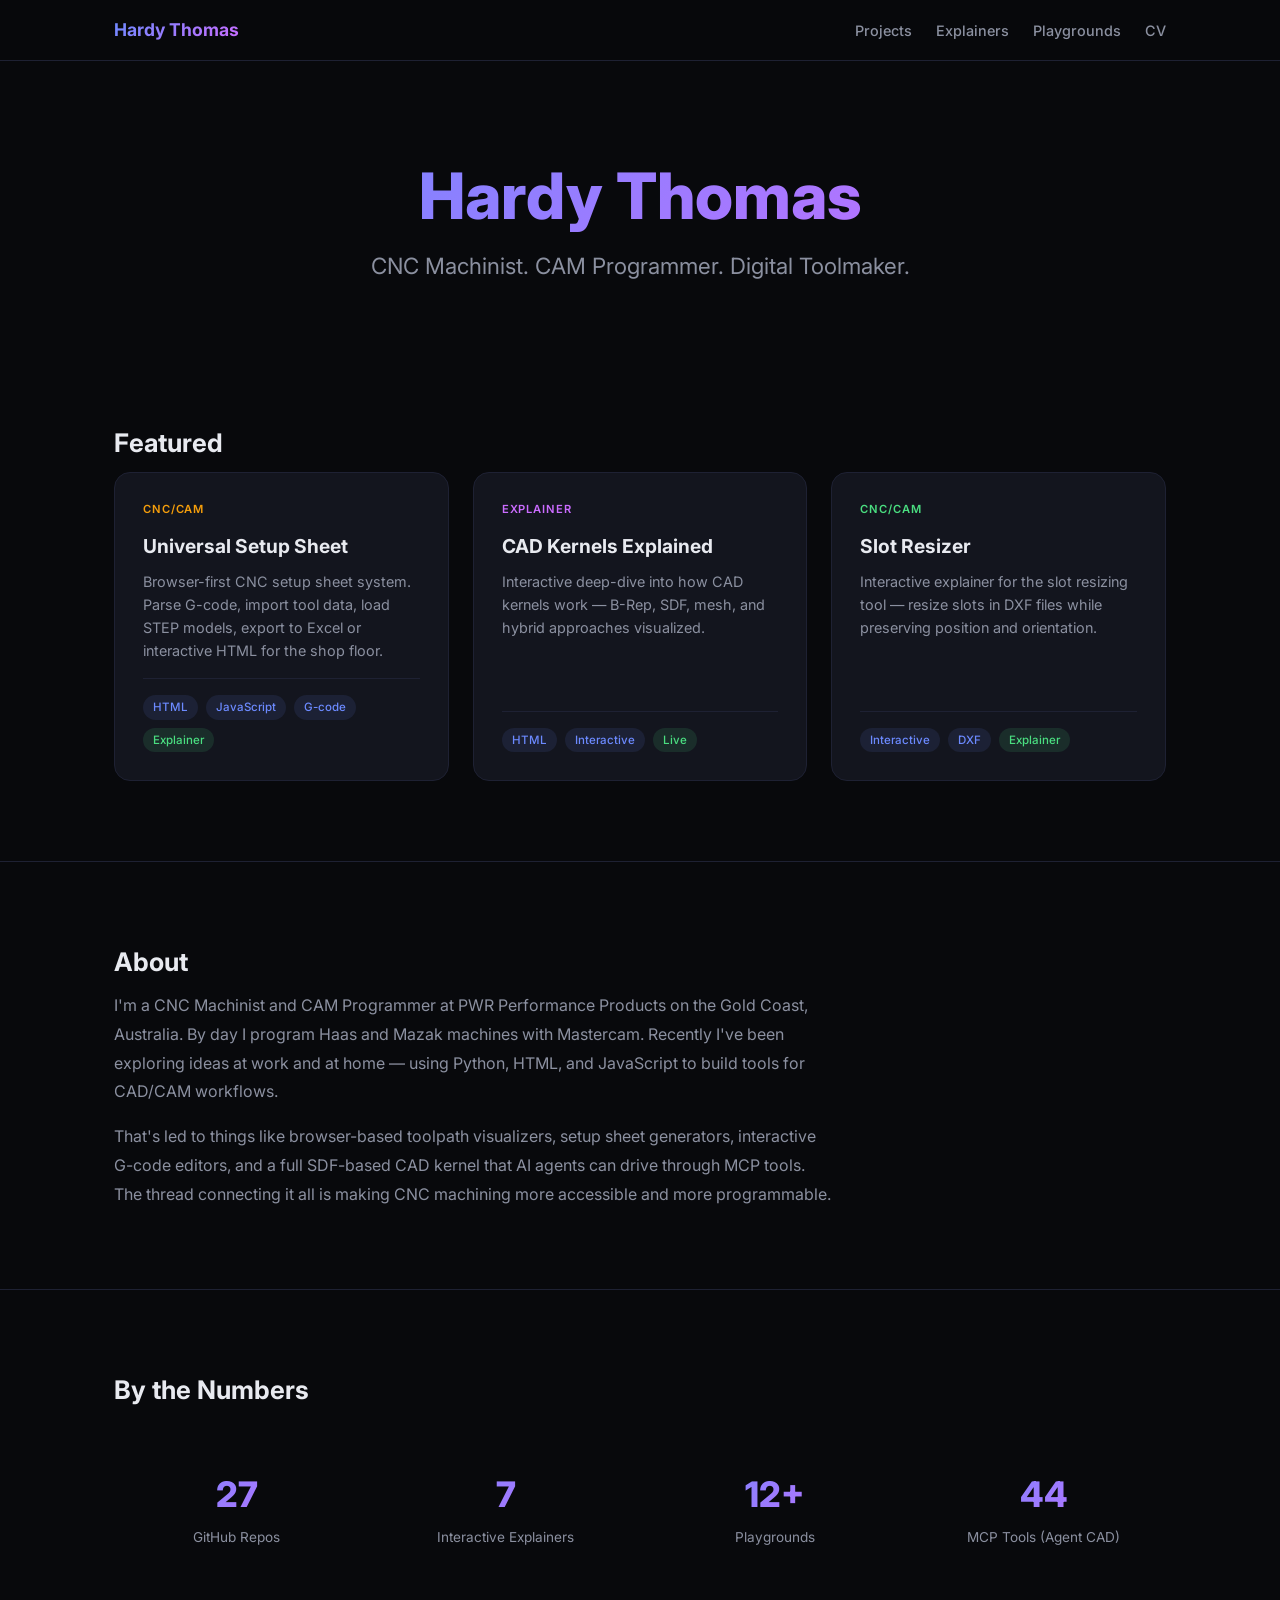
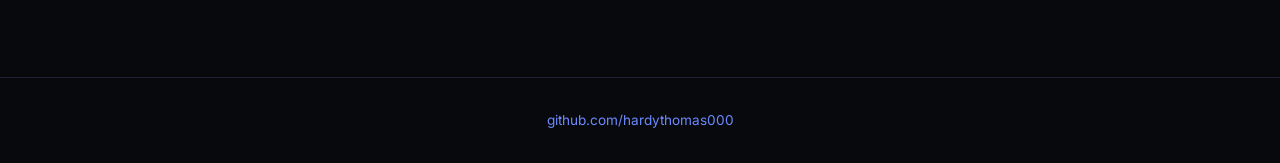
<file: index.html>
<!DOCTYPE html>
<html lang="en">
<head>
  <meta charset="UTF-8">
  <meta name="viewport" content="width=device-width, initial-scale=1.0">
  <title>Hardy Thomas — CNC Machinist. CAM Programmer. Digital Toolmaker.</title>
  <meta name="description" content="CAM Programmer building AI-native tools for CNC machining. Open source projects, interactive explainers, and web playgrounds.">
  <meta property="og:title" content="Hardy Thomas — Portfolio">
  <meta property="og:description" content="CAM Programmer building AI-native tools for CNC machining.">
  <meta property="og:type" content="website">
  <meta property="og:url" content="https://hardythomas000.github.io/">
  <link rel="icon" href="data:image/svg+xml,<svg xmlns='http://www.w3.org/2000/svg' viewBox='0 0 100 100'><text y='.9em' font-size='90'>⚙</text></svg>">
  <link rel="preconnect" href="https://fonts.googleapis.com">
  <link rel="preconnect" href="https://fonts.gstatic.com" crossorigin>
  <link href="https://fonts.googleapis.com/css2?family=Inter:wght@400;500;600;700;800&display=swap" rel="stylesheet">
  <link rel="stylesheet" href="/shared/style.css">
</head>
<body>

<nav class="nav">
  <div class="container">
    <a href="/" class="nav-brand">Hardy Thomas</a>
    <div class="nav-links">
      <a href="/projects/">Projects</a>
      <a href="/explainers/">Explainers</a>
      <a href="/playgrounds/">Playgrounds</a>
      <a href="/cv/">CV</a>
    </div>
  </div>
</nav>

<header class="hero">
  <div class="container">
    <h1>Hardy Thomas</h1>
    <p class="subtitle">CNC Machinist. CAM Programmer. Digital Toolmaker.</p>
  </div>
</header>

<section class="section">
  <div class="container">
    <h2 class="section-title">Featured</h2>
    <div class="card-grid">

      <a href="/explainers/universal-setup-sheet/" class="card" style="--card-accent: #f59e0b;">
        <span class="card-badge">CNC/CAM</span>
        <h3>Universal Setup Sheet</h3>
        <p>Browser-first CNC setup sheet system. Parse G-code, import tool data, load STEP models, export to Excel or interactive HTML for the shop floor.</p>
        <div class="card-footer">
          <span class="tag">HTML</span>
          <span class="tag">JavaScript</span>
          <span class="tag">G-code</span>
          <span class="tag status">Explainer</span>
        </div>
      </a>

      <a href="/cad-kernel-explainer/" class="card" style="--card-accent: #cb6cff;">
        <span class="card-badge">Explainer</span>
        <h3>CAD Kernels Explained</h3>
        <p>Interactive deep-dive into how CAD kernels work — B-Rep, SDF, mesh, and hybrid approaches visualized.</p>
        <div class="card-footer">
          <span class="tag">HTML</span>
          <span class="tag">Interactive</span>
          <span class="tag status">Live</span>
        </div>
      </a>

      <a href="/explainers/cnc-toolpath/" class="card" style="--card-accent: #4ade80;">
        <span class="card-badge">CNC/CAM</span>
        <h3>Slot Resizer</h3>
        <p>Interactive explainer for the slot resizing tool — resize slots in DXF files while preserving position and orientation.</p>
        <div class="card-footer">
          <span class="tag">Interactive</span>
          <span class="tag">DXF</span>
          <span class="tag status">Explainer</span>
        </div>
      </a>

    </div>
  </div>
</section>

<section class="section" style="border-top: 1px solid var(--border);">
  <div class="container">
    <h2 class="section-title">About</h2>
    <div class="about-text">
      <p>I'm a CNC Machinist and CAM Programmer at PWR Performance Products on the Gold Coast, Australia. By day I program Haas and Mazak machines with Mastercam. Recently I've been exploring ideas at work and at home — using Python, HTML, and JavaScript to build tools for CAD/CAM workflows.</p>
      <p>That's led to things like browser-based toolpath visualizers, setup sheet generators, interactive G-code editors, and a full SDF-based CAD kernel that AI agents can drive through MCP tools. The thread connecting it all is making CNC machining more accessible and more programmable.</p>
    </div>
  </div>
</section>

<section class="section" style="border-top: 1px solid var(--border);">
  <div class="container">
    <h2 class="section-title">By the Numbers</h2>
    <div class="stats">
      <div>
        <div class="stat-number">27</div>
        <div class="stat-label">GitHub Repos</div>
      </div>
      <div>
        <div class="stat-number">7</div>
        <div class="stat-label">Interactive Explainers</div>
      </div>
      <div>
        <div class="stat-number">12+</div>
        <div class="stat-label">Playgrounds</div>
      </div>
      <div>
        <div class="stat-number">44</div>
        <div class="stat-label">MCP Tools (Agent CAD)</div>
      </div>
    </div>
  </div>
</section>

<footer class="footer">
  <div class="container">
    <a href="https://github.com/hardythomas000" target="_blank" rel="noopener">github.com/hardythomas000</a>
  </div>
</footer>

</body>
</html>
</file>
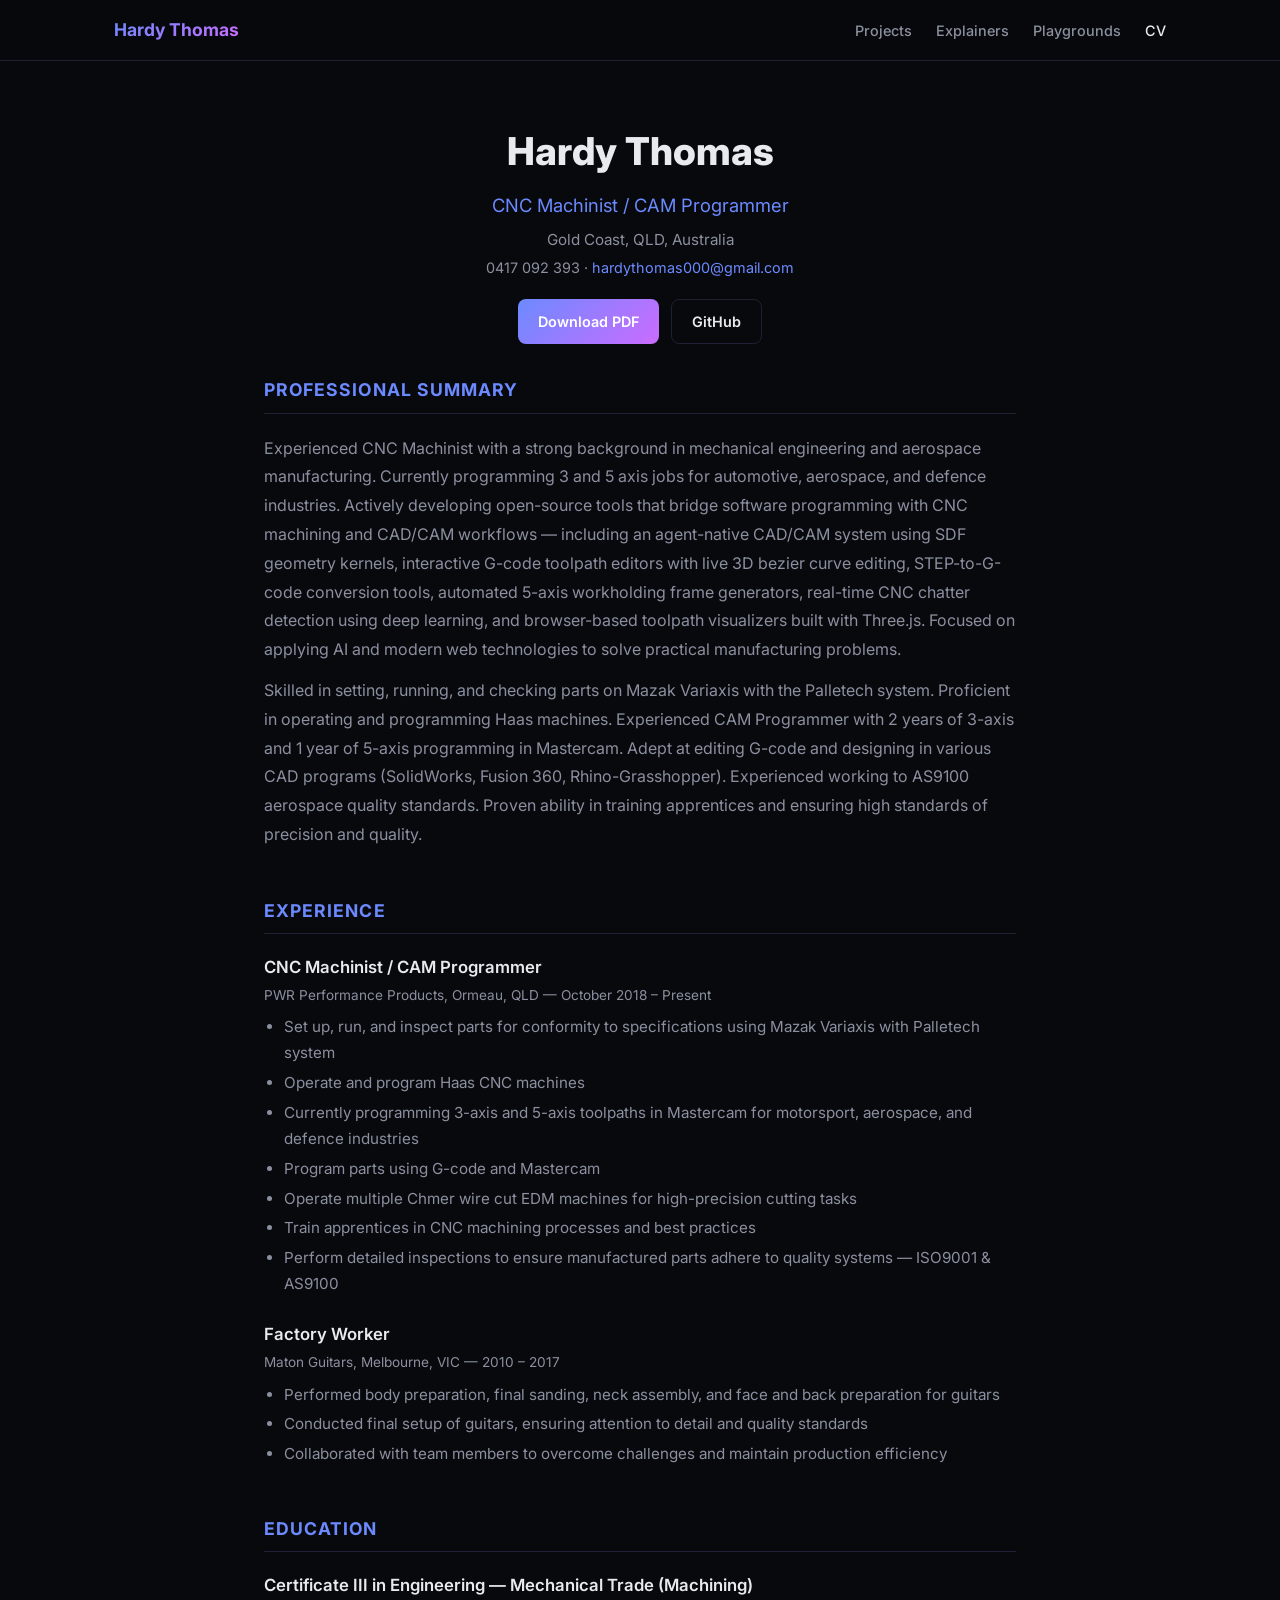
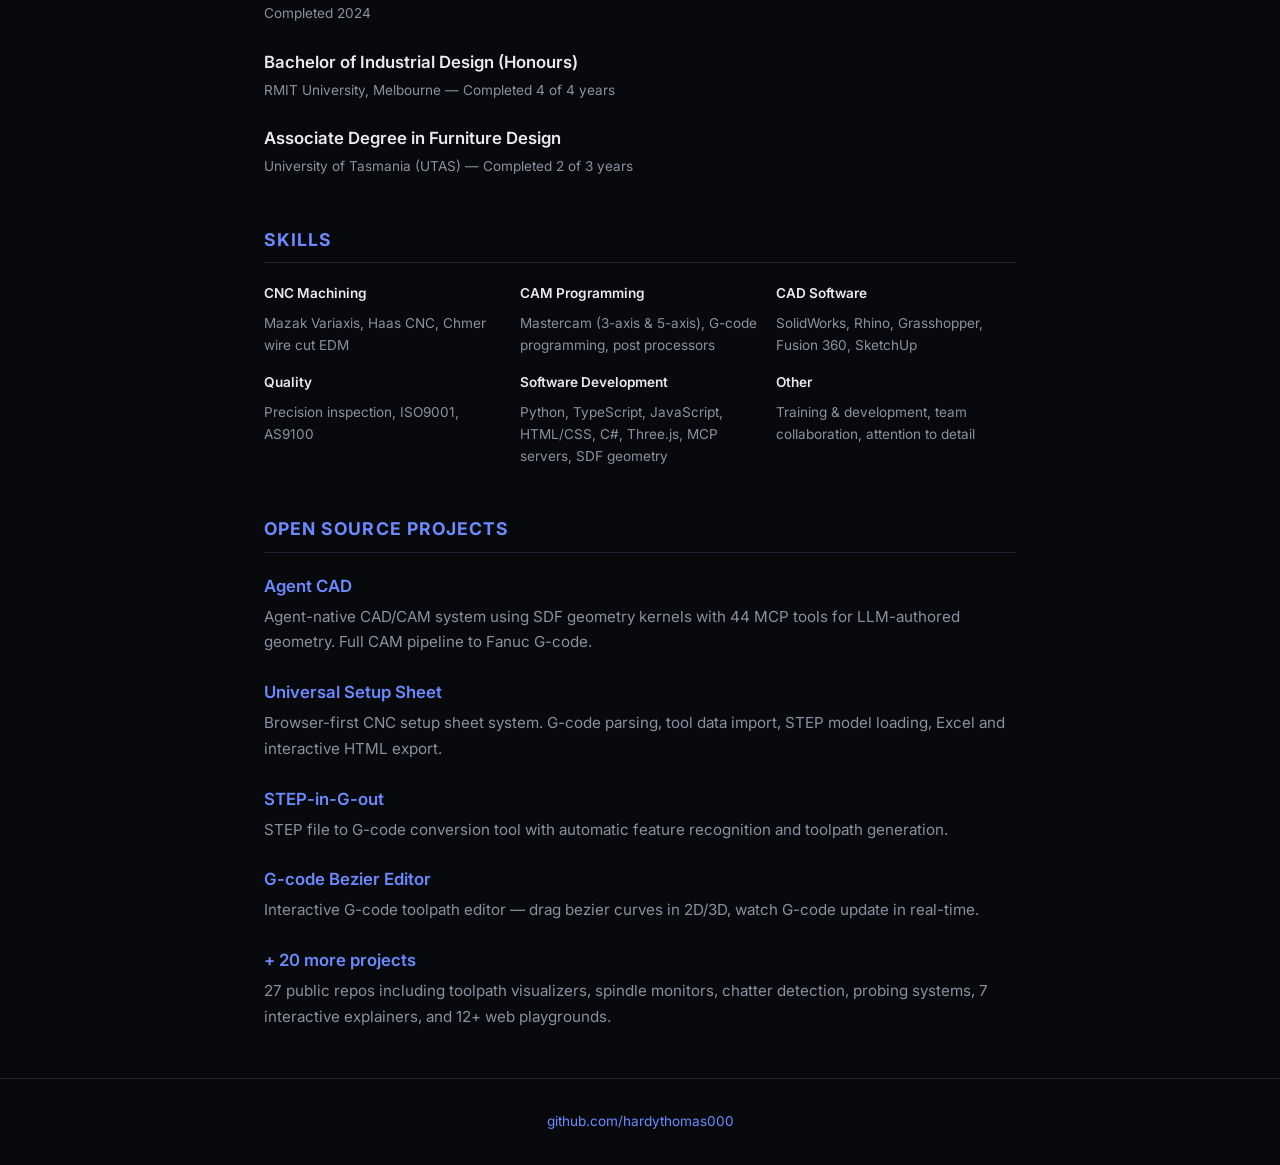
<file: cv/index.html>
<!DOCTYPE html>
<html lang="en">
<head>
  <meta charset="UTF-8">
  <meta name="viewport" content="width=device-width, initial-scale=1.0">
  <title>CV — Hardy Thomas</title>
  <meta name="description" content="Hardy Thomas — CAM Programmer, AI+CNC Builder. CV and professional experience.">
  <meta property="og:title" content="CV — Hardy Thomas">
  <meta property="og:description" content="CAM Programmer at PWR Performance Products. Building AI-native tools for CNC machining.">
  <link rel="icon" href="data:image/svg+xml,<svg xmlns='http://www.w3.org/2000/svg' viewBox='0 0 100 100'><text y='.9em' font-size='90'>⚙</text></svg>">
  <link rel="preconnect" href="https://fonts.googleapis.com">
  <link rel="preconnect" href="https://fonts.gstatic.com" crossorigin>
  <link href="https://fonts.googleapis.com/css2?family=Inter:wght@400;500;600;700;800&display=swap" rel="stylesheet">
  <link rel="stylesheet" href="/shared/style.css">
</head>
<body>

<nav class="nav">
  <div class="container">
    <a href="/" class="nav-brand">Hardy Thomas</a>
    <div class="nav-links">
      <a href="/projects/">Projects</a>
      <a href="/explainers/">Explainers</a>
      <a href="/playgrounds/">Playgrounds</a>
      <a href="/cv/" class="active">CV</a>
    </div>
  </div>
</nav>

<div class="container" style="max-width: 800px;">

  <div class="cv-header">
    <h1>Hardy Thomas</h1>
    <div class="role">CNC Machinist / CAM Programmer</div>
    <div class="location" style="margin-bottom: 4px;">Gold Coast, QLD, Australia</div>
    <div style="color: var(--text-secondary); font-size: 0.9rem;">0417 092 393 · <a href="mailto:hardythomas000@gmail.com">hardythomas000@gmail.com</a></div>
    <div class="cv-actions">
      <button class="btn btn-primary" onclick="window.print()">Download PDF</button>
      <a href="https://github.com/hardythomas000" target="_blank" class="btn btn-outline">GitHub</a>
    </div>
  </div>

  <div class="cv-section">
    <h2>Professional Summary</h2>
    <p style="color: var(--text-secondary); line-height: 1.8;">Experienced CNC Machinist with a strong background in mechanical engineering and aerospace manufacturing. Currently programming 3 and 5 axis jobs for automotive, aerospace, and defence industries. Actively developing open-source tools that bridge software programming with CNC machining and CAD/CAM workflows — including an agent-native CAD/CAM system using SDF geometry kernels, interactive G-code toolpath editors with live 3D bezier curve editing, STEP-to-G-code conversion tools, automated 5-axis workholding frame generators, real-time CNC chatter detection using deep learning, and browser-based toolpath visualizers built with Three.js. Focused on applying AI and modern web technologies to solve practical manufacturing problems.</p>
    <p style="color: var(--text-secondary); line-height: 1.8; margin-top: 12px;">Skilled in setting, running, and checking parts on Mazak Variaxis with the Palletech system. Proficient in operating and programming Haas machines. Experienced CAM Programmer with 2 years of 3-axis and 1 year of 5-axis programming in Mastercam. Adept at editing G-code and designing in various CAD programs (SolidWorks, Fusion 360, Rhino-Grasshopper). Experienced working to AS9100 aerospace quality standards. Proven ability in training apprentices and ensuring high standards of precision and quality.</p>
  </div>

  <div class="cv-section">
    <h2>Experience</h2>
    <div class="cv-entry">
      <h3>CNC Machinist / CAM Programmer</h3>
      <div class="meta">PWR Performance Products, Ormeau, QLD — October 2018 – Present</div>
      <ul>
        <li>Set up, run, and inspect parts for conformity to specifications using Mazak Variaxis with Palletech system</li>
        <li>Operate and program Haas CNC machines</li>
        <li>Currently programming 3-axis and 5-axis toolpaths in Mastercam for motorsport, aerospace, and defence industries</li>
        <li>Program parts using G-code and Mastercam</li>
        <li>Operate multiple Chmer wire cut EDM machines for high-precision cutting tasks</li>
        <li>Train apprentices in CNC machining processes and best practices</li>
        <li>Perform detailed inspections to ensure manufactured parts adhere to quality systems — ISO9001 &amp; AS9100</li>
      </ul>
    </div>
    <div class="cv-entry">
      <h3>Factory Worker</h3>
      <div class="meta">Maton Guitars, Melbourne, VIC — 2010 – 2017</div>
      <ul>
        <li>Performed body preparation, final sanding, neck assembly, and face and back preparation for guitars</li>
        <li>Conducted final setup of guitars, ensuring attention to detail and quality standards</li>
        <li>Collaborated with team members to overcome challenges and maintain production efficiency</li>
      </ul>
    </div>
  </div>

  <div class="cv-section">
    <h2>Education</h2>
    <div class="cv-entry">
      <h3>Certificate III in Engineering — Mechanical Trade (Machining)</h3>
      <div class="meta">Completed 2024</div>
    </div>
    <div class="cv-entry">
      <h3>Bachelor of Industrial Design (Honours)</h3>
      <div class="meta">RMIT University, Melbourne — Completed 4 of 4 years</div>
    </div>
    <div class="cv-entry">
      <h3>Associate Degree in Furniture Design</h3>
      <div class="meta">University of Tasmania (UTAS) — Completed 2 of 3 years</div>
    </div>
  </div>

  <div class="cv-section">
    <h2>Skills</h2>
    <div class="skill-grid">
      <div class="skill-group">
        <h4>CNC Machining</h4>
        <p>Mazak Variaxis, Haas CNC, Chmer wire cut EDM</p>
      </div>
      <div class="skill-group">
        <h4>CAM Programming</h4>
        <p>Mastercam (3-axis &amp; 5-axis), G-code programming, post processors</p>
      </div>
      <div class="skill-group">
        <h4>CAD Software</h4>
        <p>SolidWorks, Rhino, Grasshopper, Fusion 360, SketchUp</p>
      </div>
      <div class="skill-group">
        <h4>Quality</h4>
        <p>Precision inspection, ISO9001, AS9100</p>
      </div>
      <div class="skill-group">
        <h4>Software Development</h4>
        <p>Python, TypeScript, JavaScript, HTML/CSS, C#, Three.js, MCP servers, SDF geometry</p>
      </div>
      <div class="skill-group">
        <h4>Other</h4>
        <p>Training &amp; development, team collaboration, attention to detail</p>
      </div>
    </div>
  </div>

  <div class="cv-section">
    <h2>Open Source Projects</h2>
    <div class="cv-entry">
      <h3><a href="/projects/agent-cad/">Agent CAD</a></h3>
      <p>Agent-native CAD/CAM system using SDF geometry kernels with 44 MCP tools for LLM-authored geometry. Full CAM pipeline to Fanuc G-code.</p>
    </div>
    <div class="cv-entry">
      <h3><a href="/projects/setup-sheet/">Universal Setup Sheet</a></h3>
      <p>Browser-first CNC setup sheet system. G-code parsing, tool data import, STEP model loading, Excel and interactive HTML export.</p>
    </div>
    <div class="cv-entry">
      <h3><a href="/projects/step-in-g-out/">STEP-in-G-out</a></h3>
      <p>STEP file to G-code conversion tool with automatic feature recognition and toolpath generation.</p>
    </div>
    <div class="cv-entry">
      <h3><a href="/projects/bezier-editor/">G-code Bezier Editor</a></h3>
      <p>Interactive G-code toolpath editor — drag bezier curves in 2D/3D, watch G-code update in real-time.</p>
    </div>
    <div class="cv-entry">
      <h3><a href="/projects/">+ 20 more projects</a></h3>
      <p>27 public repos including toolpath visualizers, spindle monitors, chatter detection, probing systems, 7 interactive explainers, and 12+ web playgrounds.</p>
    </div>
  </div>

</div>

<footer class="footer" style="margin-top: 48px;">
  <div class="container">
    <a href="https://github.com/hardythomas000" target="_blank" rel="noopener">github.com/hardythomas000</a>
  </div>
</footer>

</body>
</html>
</file>
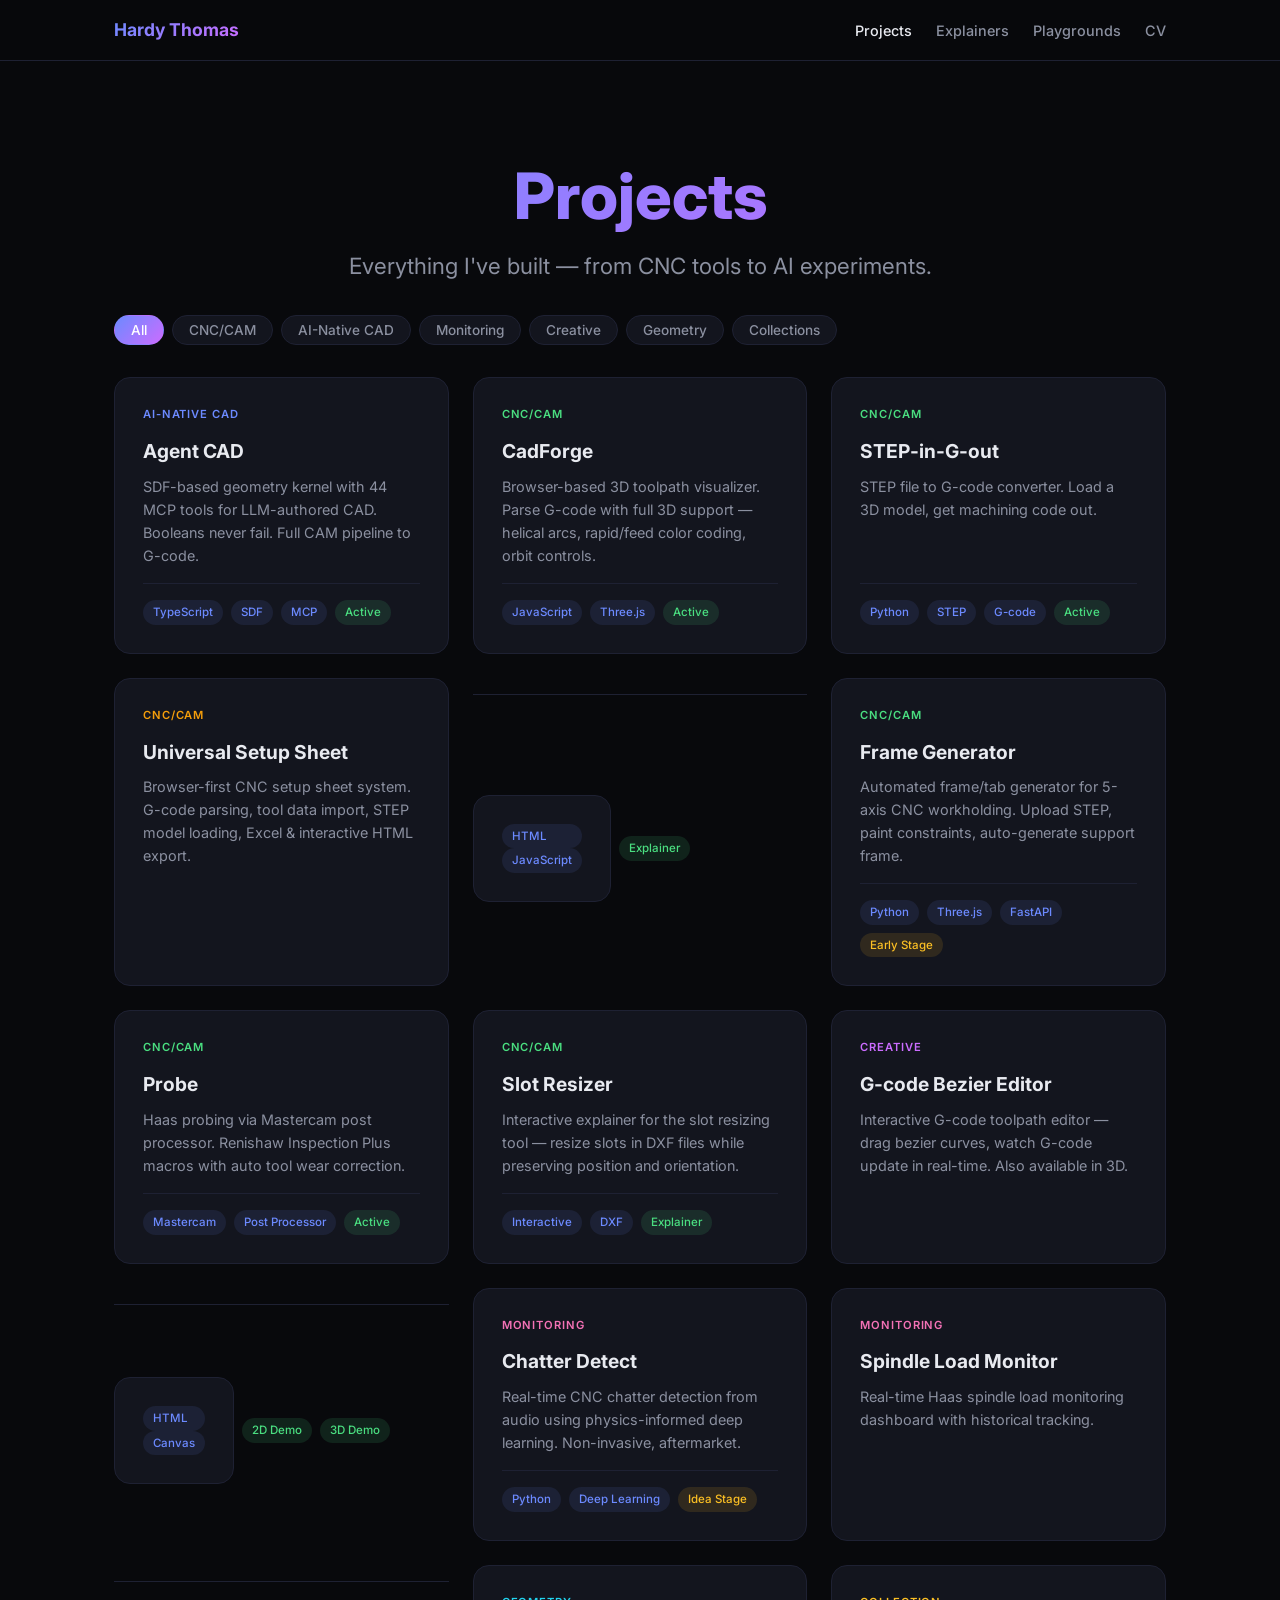
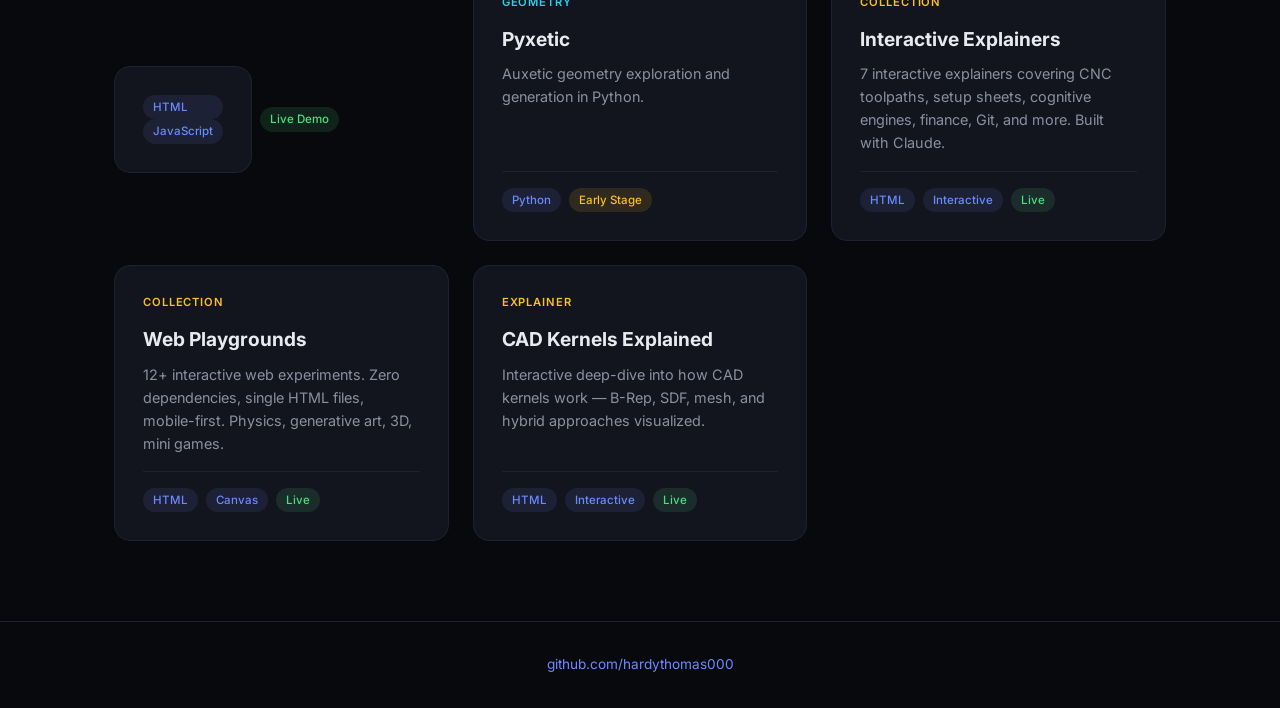
<file: projects/index.html>
<!DOCTYPE html>
<html lang="en">
<head>
  <meta charset="UTF-8">
  <meta name="viewport" content="width=device-width, initial-scale=1.0">
  <title>Projects — Hardy Thomas</title>
  <meta name="description" content="CNC/CAM tools, AI-native CAD, interactive explainers, and creative experiments by Hardy Thomas.">
  <meta property="og:title" content="Projects — Hardy Thomas">
  <meta property="og:description" content="CNC/CAM tools, AI-native CAD, interactive explainers, and creative experiments.">
  <link rel="icon" href="data:image/svg+xml,<svg xmlns='http://www.w3.org/2000/svg' viewBox='0 0 100 100'><text y='.9em' font-size='90'>⚙</text></svg>">
  <link rel="preconnect" href="https://fonts.googleapis.com">
  <link rel="preconnect" href="https://fonts.gstatic.com" crossorigin>
  <link href="https://fonts.googleapis.com/css2?family=Inter:wght@400;500;600;700;800&display=swap" rel="stylesheet">
  <link rel="stylesheet" href="/shared/style.css">
</head>
<body>

<nav class="nav">
  <div class="container">
    <a href="/" class="nav-brand">Hardy Thomas</a>
    <div class="nav-links">
      <a href="/projects/" class="active">Projects</a>
      <a href="/explainers/">Explainers</a>
      <a href="/playgrounds/">Playgrounds</a>
      <a href="/cv/">CV</a>
    </div>
  </div>
</nav>

<header class="hero" style="padding-bottom: 32px;">
  <div class="container">
    <h1>Projects</h1>
    <p class="subtitle">Everything I've built — from CNC tools to AI experiments.</p>
  </div>
</header>

<section class="section" style="padding-top: 0;">
  <div class="container">

    <div class="filters">
      <button class="filter-pill active" data-filter="all">All</button>
      <button class="filter-pill" data-filter="cnc">CNC/CAM</button>
      <button class="filter-pill" data-filter="ai-cad">AI-Native CAD</button>
      <button class="filter-pill" data-filter="monitoring">Monitoring</button>
      <button class="filter-pill" data-filter="creative">Creative</button>
      <button class="filter-pill" data-filter="geometry">Geometry</button>
      <button class="filter-pill" data-filter="collections">Collections</button>
    </div>

    <div class="card-grid" id="project-grid">

      <!-- AI-Native CAD -->
      <a href="/projects/agent-cad/" class="card" data-category="ai-cad" style="--card-accent: #6c8aff;">
        <span class="card-badge">AI-Native CAD</span>
        <h3>Agent CAD</h3>
        <p>SDF-based geometry kernel with 44 MCP tools for LLM-authored CAD. Booleans never fail. Full CAM pipeline to G-code.</p>
        <div class="card-footer">
          <span class="tag">TypeScript</span>
          <span class="tag">SDF</span>
          <span class="tag">MCP</span>
          <span class="tag status">Active</span>
        </div>
      </a>

      <!-- CNC/CAM -->
      <a href="/projects/cadforge/" class="card" data-category="cnc" style="--card-accent: #4ade80;">
        <span class="card-badge">CNC/CAM</span>
        <h3>CadForge</h3>
        <p>Browser-based 3D toolpath visualizer. Parse G-code with full 3D support — helical arcs, rapid/feed color coding, orbit controls.</p>
        <div class="card-footer">
          <span class="tag">JavaScript</span>
          <span class="tag">Three.js</span>
          <span class="tag status">Active</span>
        </div>
      </a>

      <a href="/projects/step-in-g-out/" class="card" data-category="cnc" style="--card-accent: #4ade80;">
        <span class="card-badge">CNC/CAM</span>
        <h3>STEP-in-G-out</h3>
        <p>STEP file to G-code converter. Load a 3D model, get machining code out.</p>
        <div class="card-footer">
          <span class="tag">Python</span>
          <span class="tag">STEP</span>
          <span class="tag">G-code</span>
          <span class="tag status">Active</span>
        </div>
      </a>

      <a href="/projects/setup-sheet/" class="card" data-category="cnc" style="--card-accent: #f59e0b;">
        <span class="card-badge">CNC/CAM</span>
        <h3>Universal Setup Sheet</h3>
        <p>Browser-first CNC setup sheet system. G-code parsing, tool data import, STEP model loading, Excel & interactive HTML export.</p>
        <div class="card-footer">
          <span class="tag">HTML</span>
          <span class="tag">JavaScript</span>
          <a href="/explainers/universal-setup-sheet/" class="tag status" onclick="event.stopPropagation();">Explainer</a>
        </div>
      </a>

      <a href="/projects/frame-gen/" class="card" data-category="cnc" style="--card-accent: #4ade80;">
        <span class="card-badge">CNC/CAM</span>
        <h3>Frame Generator</h3>
        <p>Automated frame/tab generator for 5-axis CNC workholding. Upload STEP, paint constraints, auto-generate support frame.</p>
        <div class="card-footer">
          <span class="tag">Python</span>
          <span class="tag">Three.js</span>
          <span class="tag">FastAPI</span>
          <span class="tag status-idea">Early Stage</span>
        </div>
      </a>

      <a href="/projects/probe/" class="card" data-category="cnc" style="--card-accent: #4ade80;">
        <span class="card-badge">CNC/CAM</span>
        <h3>Probe</h3>
        <p>Haas probing via Mastercam post processor. Renishaw Inspection Plus macros with auto tool wear correction.</p>
        <div class="card-footer">
          <span class="tag">Mastercam</span>
          <span class="tag">Post Processor</span>
          <span class="tag status">Active</span>
        </div>
      </a>

      <a href="/explainers/cnc-toolpath/" class="card" data-category="cnc" style="--card-accent: #4ade80;">
        <span class="card-badge">CNC/CAM</span>
        <h3>Slot Resizer</h3>
        <p>Interactive explainer for the slot resizing tool — resize slots in DXF files while preserving position and orientation.</p>
        <div class="card-footer">
          <span class="tag">Interactive</span>
          <span class="tag">DXF</span>
          <span class="tag status">Explainer</span>
        </div>
      </a>

      <!-- Creative -->
      <a href="/projects/bezier-editor/" class="card" data-category="creative" style="--card-accent: #cb6cff;">
        <span class="card-badge">Creative</span>
        <h3>G-code Bezier Editor</h3>
        <p>Interactive G-code toolpath editor — drag bezier curves, watch G-code update in real-time. Also available in 3D.</p>
        <div class="card-footer">
          <span class="tag">HTML</span>
          <span class="tag">Canvas</span>
          <a href="https://hardythomas000.github.io/gcode-bezier-editor/" target="_blank" class="tag status" onclick="event.stopPropagation();">2D Demo</a>
          <a href="https://hardythomas000.github.io/gcode-bezier-editor-3d/" target="_blank" class="tag status" onclick="event.stopPropagation();">3D Demo</a>
        </div>
      </a>

      <!-- Monitoring -->
      <a href="/projects/chatter-detect/" class="card" data-category="monitoring" style="--card-accent: #f472b6;">
        <span class="card-badge">Monitoring</span>
        <h3>Chatter Detect</h3>
        <p>Real-time CNC chatter detection from audio using physics-informed deep learning. Non-invasive, aftermarket.</p>
        <div class="card-footer">
          <span class="tag">Python</span>
          <span class="tag">Deep Learning</span>
          <span class="tag status-idea">Idea Stage</span>
        </div>
      </a>

      <a href="/projects/spindle-monitor/" class="card" data-category="monitoring" style="--card-accent: #f472b6;">
        <span class="card-badge">Monitoring</span>
        <h3>Spindle Load Monitor</h3>
        <p>Real-time Haas spindle load monitoring dashboard with historical tracking.</p>
        <div class="card-footer">
          <span class="tag">HTML</span>
          <span class="tag">JavaScript</span>
          <a href="https://hardythomas000.github.io/Haas-spindle-load-monitor/" target="_blank" class="tag status" onclick="event.stopPropagation();">Live Demo</a>
        </div>
      </a>

      <!-- Geometry -->
      <a href="/projects/pyxetic/" class="card" data-category="geometry" style="--card-accent: #22d3ee;">
        <span class="card-badge">Geometry</span>
        <h3>Pyxetic</h3>
        <p>Auxetic geometry exploration and generation in Python.</p>
        <div class="card-footer">
          <span class="tag">Python</span>
          <span class="tag status-idea">Early Stage</span>
        </div>
      </a>

      <!-- Collections -->
      <a href="/explainers/" class="card" data-category="collections" style="--card-accent: #fbbf24;">
        <span class="card-badge">Collection</span>
        <h3>Interactive Explainers</h3>
        <p>7 interactive explainers covering CNC toolpaths, setup sheets, cognitive engines, finance, Git, and more. Built with Claude.</p>
        <div class="card-footer">
          <span class="tag">HTML</span>
          <span class="tag">Interactive</span>
          <span class="tag status">Live</span>
        </div>
      </a>

      <a href="/playgrounds/" class="card" data-category="collections" style="--card-accent: #fbbf24;">
        <span class="card-badge">Collection</span>
        <h3>Web Playgrounds</h3>
        <p>12+ interactive web experiments. Zero dependencies, single HTML files, mobile-first. Physics, generative art, 3D, mini games.</p>
        <div class="card-footer">
          <span class="tag">HTML</span>
          <span class="tag">Canvas</span>
          <span class="tag status">Live</span>
        </div>
      </a>

      <a href="/cad-kernel-explainer/" class="card" data-category="collections" style="--card-accent: #fbbf24;">
        <span class="card-badge">Explainer</span>
        <h3>CAD Kernels Explained</h3>
        <p>Interactive deep-dive into how CAD kernels work — B-Rep, SDF, mesh, and hybrid approaches visualized.</p>
        <div class="card-footer">
          <span class="tag">HTML</span>
          <span class="tag">Interactive</span>
          <span class="tag status">Live</span>
        </div>
      </a>

    </div>
  </div>
</section>

<footer class="footer">
  <div class="container">
    <a href="https://github.com/hardythomas000" target="_blank" rel="noopener">github.com/hardythomas000</a>
  </div>
</footer>

<script>
document.querySelectorAll('.filter-pill').forEach(pill => {
  pill.addEventListener('click', () => {
    document.querySelector('.filter-pill.active').classList.remove('active');
    pill.classList.add('active');
    const filter = pill.dataset.filter;
    document.querySelectorAll('#project-grid .card').forEach(card => {
      card.style.display = (filter === 'all' || card.dataset.category === filter) ? '' : 'none';
    });
  });
});
</script>

</body>
</html>
</file>
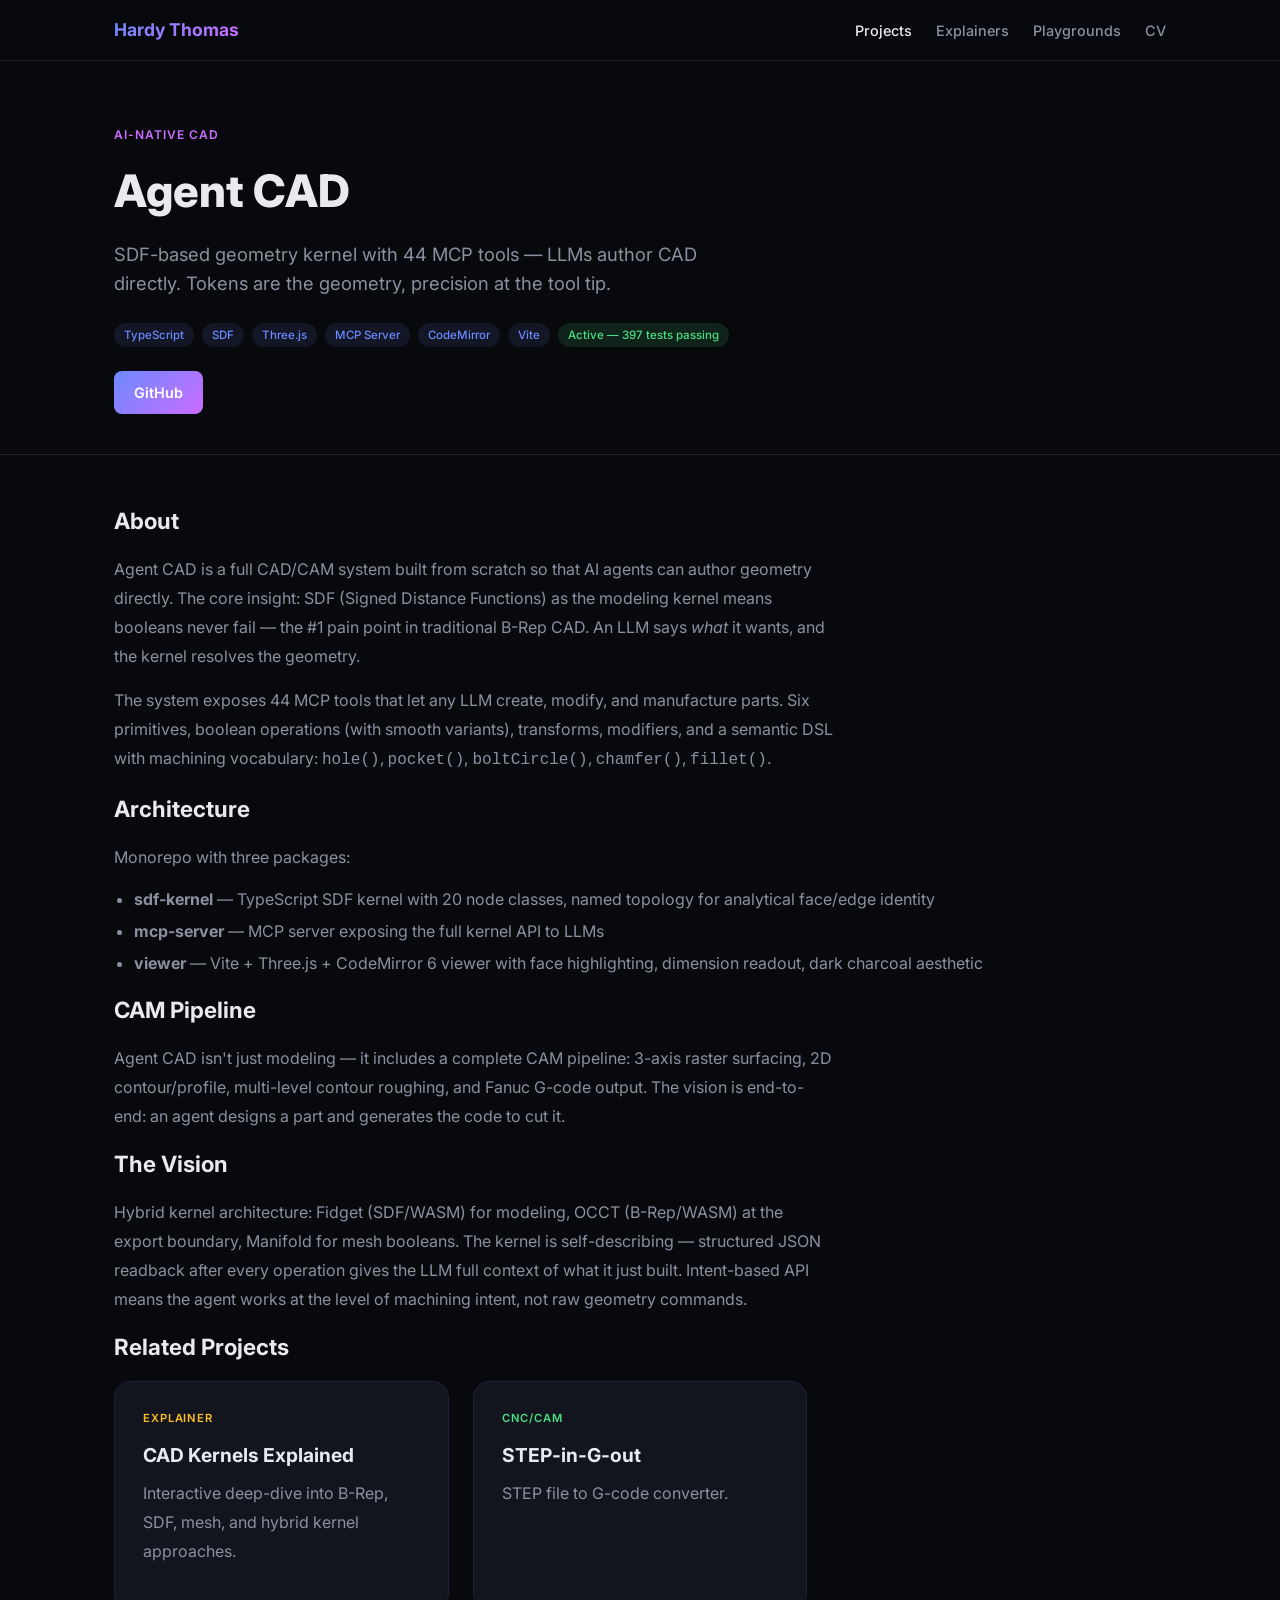
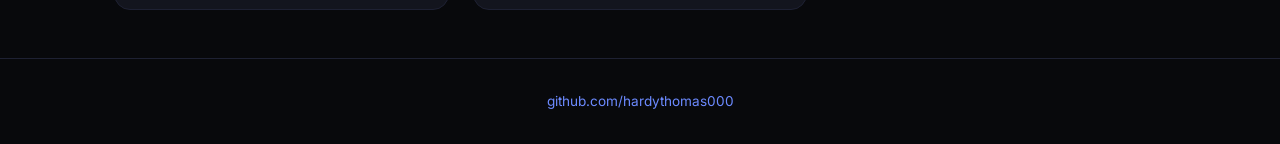
<file: projects/agent-cad/index.html>
<!DOCTYPE html>
<html lang="en">
<head>
  <meta charset="UTF-8">
  <meta name="viewport" content="width=device-width, initial-scale=1.0">
  <title>Agent CAD — Hardy Thomas</title>
  <meta name="description" content="Agent-native CAD/CAM with SDF geometry kernel. 44 MCP tools for LLM-authored CAD — booleans never fail.">
  <meta property="og:title" content="Agent CAD — Hardy Thomas">
  <meta property="og:description" content="Agent-native CAD/CAM with SDF geometry kernel. Tokens are the geometry, precision at the tool tip.">
  <link rel="icon" href="data:image/svg+xml,<svg xmlns='http://www.w3.org/2000/svg' viewBox='0 0 100 100'><text y='.9em' font-size='90'>⚙</text></svg>">
  <link rel="preconnect" href="https://fonts.googleapis.com">
  <link rel="preconnect" href="https://fonts.gstatic.com" crossorigin>
  <link href="https://fonts.googleapis.com/css2?family=Inter:wght@400;500;600;700;800&display=swap" rel="stylesheet">
  <link rel="stylesheet" href="/shared/style.css">
</head>
<body>

<nav class="nav">
  <div class="container">
    <a href="/" class="nav-brand">Hardy Thomas</a>
    <div class="nav-links">
      <a href="/projects/" class="active">Projects</a>
      <a href="/explainers/">Explainers</a>
      <a href="/playgrounds/">Playgrounds</a>
      <a href="/cv/">CV</a>
    </div>
  </div>
</nav>

<section class="project-hero">
  <div class="container">
    <span class="badge">AI-Native CAD</span>
    <h1>Agent CAD</h1>
    <p class="one-liner">SDF-based geometry kernel with 44 MCP tools — LLMs author CAD directly. Tokens are the geometry, precision at the tool tip.</p>
    <div class="tech-stack">
      <span class="tag">TypeScript</span>
      <span class="tag">SDF</span>
      <span class="tag">Three.js</span>
      <span class="tag">MCP Server</span>
      <span class="tag">CodeMirror</span>
      <span class="tag">Vite</span>
      <span class="tag status">Active — 397 tests passing</span>
    </div>
    <div class="project-links">
      <a href="https://github.com/hardythomas000/agent-cad" target="_blank" class="btn btn-primary">GitHub</a>
    </div>
  </div>
</section>

<section class="project-content">
  <div class="container">
    <h2>About</h2>
    <p>Agent CAD is a full CAD/CAM system built from scratch so that AI agents can author geometry directly. The core insight: SDF (Signed Distance Functions) as the modeling kernel means booleans never fail — the #1 pain point in traditional B-Rep CAD. An LLM says <em>what</em> it wants, and the kernel resolves the geometry.</p>
    <p>The system exposes 44 MCP tools that let any LLM create, modify, and manufacture parts. Six primitives, boolean operations (with smooth variants), transforms, modifiers, and a semantic DSL with machining vocabulary: <code>hole()</code>, <code>pocket()</code>, <code>boltCircle()</code>, <code>chamfer()</code>, <code>fillet()</code>.</p>

    <h2>Architecture</h2>
    <p>Monorepo with three packages:</p>
    <ul>
      <li><strong>sdf-kernel</strong> — TypeScript SDF kernel with 20 node classes, named topology for analytical face/edge identity</li>
      <li><strong>mcp-server</strong> — MCP server exposing the full kernel API to LLMs</li>
      <li><strong>viewer</strong> — Vite + Three.js + CodeMirror 6 viewer with face highlighting, dimension readout, dark charcoal aesthetic</li>
    </ul>

    <h2>CAM Pipeline</h2>
    <p>Agent CAD isn't just modeling — it includes a complete CAM pipeline: 3-axis raster surfacing, 2D contour/profile, multi-level contour roughing, and Fanuc G-code output. The vision is end-to-end: an agent designs a part and generates the code to cut it.</p>

    <h2>The Vision</h2>
    <p>Hybrid kernel architecture: Fidget (SDF/WASM) for modeling, OCCT (B-Rep/WASM) at the export boundary, Manifold for mesh booleans. The kernel is self-describing — structured JSON readback after every operation gives the LLM full context of what it just built. Intent-based API means the agent works at the level of machining intent, not raw geometry commands.</p>

    <h2>Related Projects</h2>
    <div class="card-grid" style="margin-top: 16px;">
      <a href="/cad-kernel-explainer/" class="card" style="--card-accent: #fbbf24;">
        <span class="card-badge">Explainer</span>
        <h3>CAD Kernels Explained</h3>
        <p>Interactive deep-dive into B-Rep, SDF, mesh, and hybrid kernel approaches.</p>
      </a>
      <a href="/projects/step-in-g-out/" class="card" style="--card-accent: #4ade80;">
        <span class="card-badge">CNC/CAM</span>
        <h3>STEP-in-G-out</h3>
        <p>STEP file to G-code converter.</p>
      </a>
    </div>
  </div>
</section>

<footer class="footer">
  <div class="container">
    <a href="https://github.com/hardythomas000" target="_blank" rel="noopener">github.com/hardythomas000</a>
  </div>
</footer>

</body>
</html>
</file>
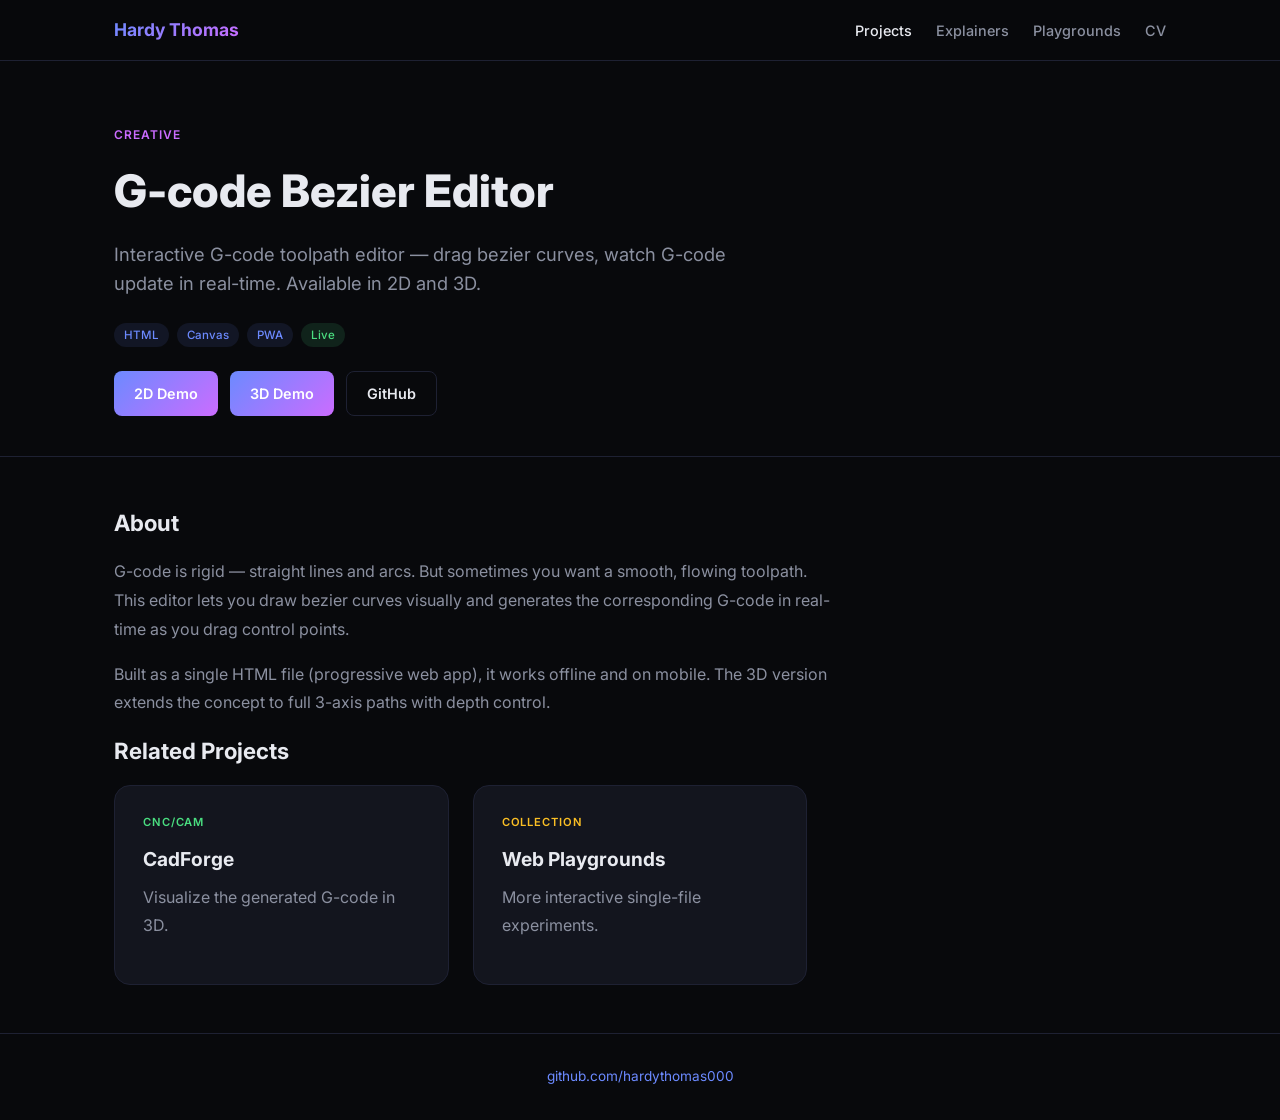
<file: projects/bezier-editor/index.html>
<!DOCTYPE html>
<html lang="en">
<head>
  <meta charset="UTF-8">
  <meta name="viewport" content="width=device-width, initial-scale=1.0">
  <title>G-code Bezier Editor — Hardy Thomas</title>
  <meta name="description" content="Interactive G-code toolpath editor — drag bezier curves, watch G-code update in real-time.">
  <link rel="icon" href="data:image/svg+xml,<svg xmlns='http://www.w3.org/2000/svg' viewBox='0 0 100 100'><text y='.9em' font-size='90'>⚙</text></svg>">
  <link rel="preconnect" href="https://fonts.googleapis.com">
  <link rel="preconnect" href="https://fonts.gstatic.com" crossorigin>
  <link href="https://fonts.googleapis.com/css2?family=Inter:wght@400;500;600;700;800&display=swap" rel="stylesheet">
  <link rel="stylesheet" href="/shared/style.css">
</head>
<body>

<nav class="nav">
  <div class="container">
    <a href="/" class="nav-brand">Hardy Thomas</a>
    <div class="nav-links">
      <a href="/projects/" class="active">Projects</a>
      <a href="/explainers/">Explainers</a>
      <a href="/playgrounds/">Playgrounds</a>
      <a href="/cv/">CV</a>
    </div>
  </div>
</nav>

<section class="project-hero">
  <div class="container">
    <span class="badge">Creative</span>
    <h1>G-code Bezier Editor</h1>
    <p class="one-liner">Interactive G-code toolpath editor — drag bezier curves, watch G-code update in real-time. Available in 2D and 3D.</p>
    <div class="tech-stack">
      <span class="tag">HTML</span>
      <span class="tag">Canvas</span>
      <span class="tag">PWA</span>
      <span class="tag status">Live</span>
    </div>
    <div class="project-links">
      <a href="https://hardythomas000.github.io/gcode-bezier-editor/" target="_blank" class="btn btn-primary">2D Demo</a>
      <a href="https://hardythomas000.github.io/gcode-bezier-editor-3d/" target="_blank" class="btn btn-primary">3D Demo</a>
      <a href="https://github.com/hardythomas000/gcode-bezier-editor" target="_blank" class="btn btn-outline">GitHub</a>
    </div>
  </div>
</section>

<section class="project-content">
  <div class="container">
    <h2>About</h2>
    <p>G-code is rigid — straight lines and arcs. But sometimes you want a smooth, flowing toolpath. This editor lets you draw bezier curves visually and generates the corresponding G-code in real-time as you drag control points.</p>
    <p>Built as a single HTML file (progressive web app), it works offline and on mobile. The 3D version extends the concept to full 3-axis paths with depth control.</p>

    <h2>Related Projects</h2>
    <div class="card-grid" style="margin-top: 16px;">
      <a href="/projects/cadforge/" class="card" style="--card-accent: #4ade80;">
        <span class="card-badge">CNC/CAM</span>
        <h3>CadForge</h3>
        <p>Visualize the generated G-code in 3D.</p>
      </a>
      <a href="/playgrounds/" class="card" style="--card-accent: #fbbf24;">
        <span class="card-badge">Collection</span>
        <h3>Web Playgrounds</h3>
        <p>More interactive single-file experiments.</p>
      </a>
    </div>
  </div>
</section>

<footer class="footer">
  <div class="container">
    <a href="https://github.com/hardythomas000" target="_blank" rel="noopener">github.com/hardythomas000</a>
  </div>
</footer>

</body>
</html>
</file>
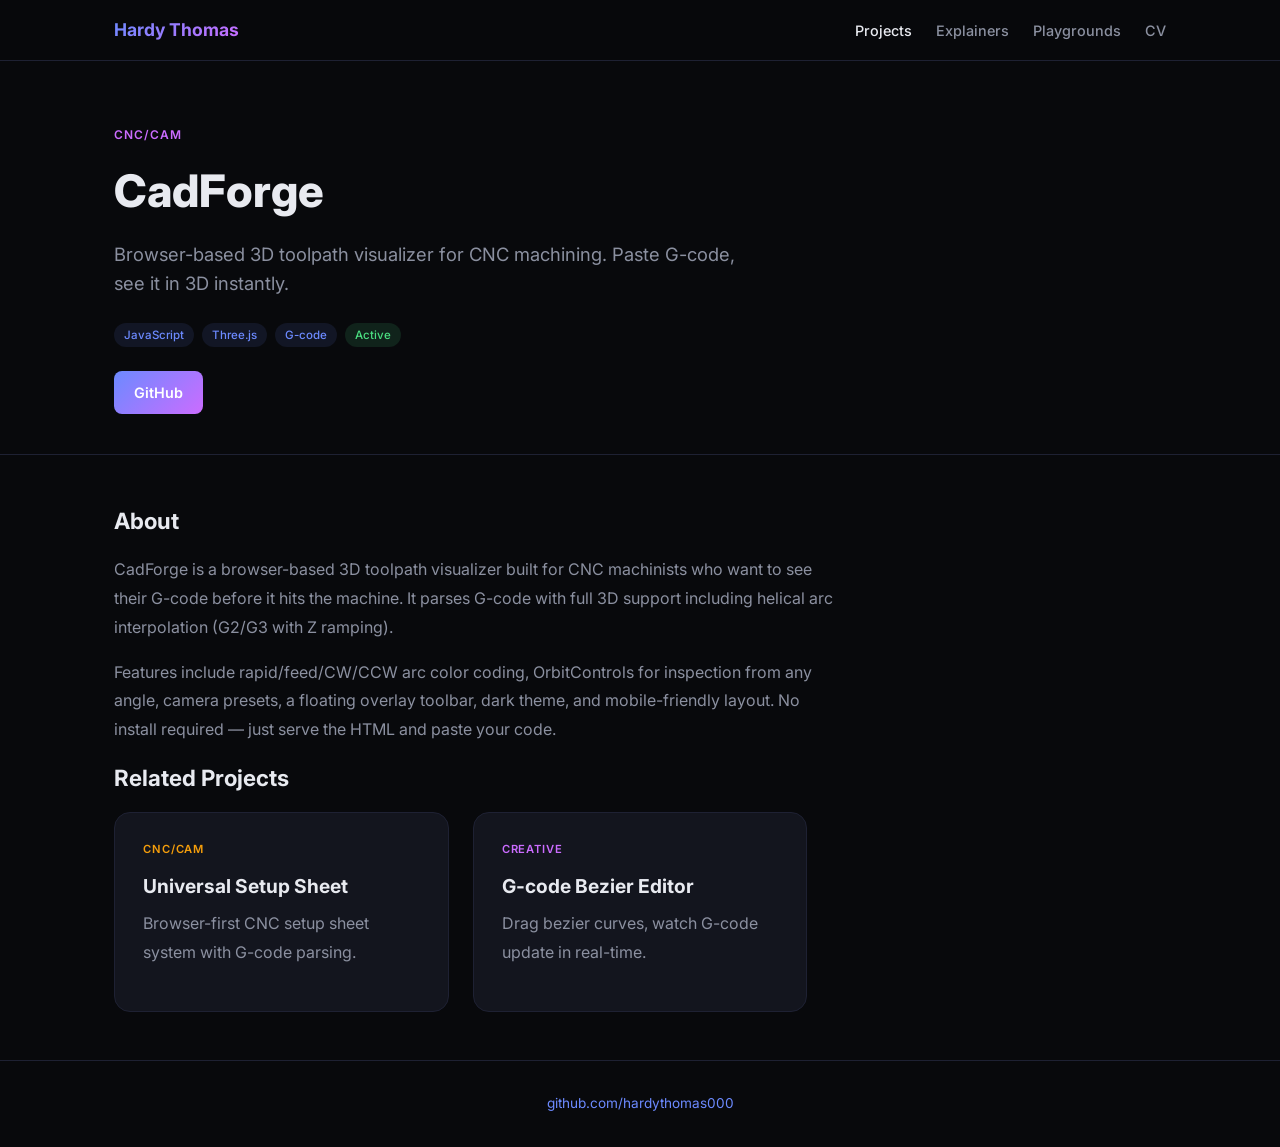
<file: projects/cadforge/index.html>
<!DOCTYPE html>
<html lang="en">
<head>
  <meta charset="UTF-8">
  <meta name="viewport" content="width=device-width, initial-scale=1.0">
  <title>CadForge — Hardy Thomas</title>
  <meta name="description" content="Browser-based 3D toolpath visualizer for CNC machining with Three.js.">
  <link rel="icon" href="data:image/svg+xml,<svg xmlns='http://www.w3.org/2000/svg' viewBox='0 0 100 100'><text y='.9em' font-size='90'>⚙</text></svg>">
  <link rel="preconnect" href="https://fonts.googleapis.com">
  <link rel="preconnect" href="https://fonts.gstatic.com" crossorigin>
  <link href="https://fonts.googleapis.com/css2?family=Inter:wght@400;500;600;700;800&display=swap" rel="stylesheet">
  <link rel="stylesheet" href="/shared/style.css">
</head>
<body>

<nav class="nav">
  <div class="container">
    <a href="/" class="nav-brand">Hardy Thomas</a>
    <div class="nav-links">
      <a href="/projects/" class="active">Projects</a>
      <a href="/explainers/">Explainers</a>
      <a href="/playgrounds/">Playgrounds</a>
      <a href="/cv/">CV</a>
    </div>
  </div>
</nav>

<section class="project-hero">
  <div class="container">
    <span class="badge">CNC/CAM</span>
    <h1>CadForge</h1>
    <p class="one-liner">Browser-based 3D toolpath visualizer for CNC machining. Paste G-code, see it in 3D instantly.</p>
    <div class="tech-stack">
      <span class="tag">JavaScript</span>
      <span class="tag">Three.js</span>
      <span class="tag">G-code</span>
      <span class="tag status">Active</span>
    </div>
    <div class="project-links">
      <a href="https://github.com/hardythomas000/cadforge" target="_blank" class="btn btn-primary">GitHub</a>
    </div>
  </div>
</section>

<section class="project-content">
  <div class="container">
    <h2>About</h2>
    <p>CadForge is a browser-based 3D toolpath visualizer built for CNC machinists who want to see their G-code before it hits the machine. It parses G-code with full 3D support including helical arc interpolation (G2/G3 with Z ramping).</p>
    <p>Features include rapid/feed/CW/CCW arc color coding, OrbitControls for inspection from any angle, camera presets, a floating overlay toolbar, dark theme, and mobile-friendly layout. No install required — just serve the HTML and paste your code.</p>

    <h2>Related Projects</h2>
    <div class="card-grid" style="margin-top: 16px;">
      <a href="/projects/setup-sheet/" class="card" style="--card-accent: #f59e0b;">
        <span class="card-badge">CNC/CAM</span>
        <h3>Universal Setup Sheet</h3>
        <p>Browser-first CNC setup sheet system with G-code parsing.</p>
      </a>
      <a href="/projects/bezier-editor/" class="card" style="--card-accent: #cb6cff;">
        <span class="card-badge">Creative</span>
        <h3>G-code Bezier Editor</h3>
        <p>Drag bezier curves, watch G-code update in real-time.</p>
      </a>
    </div>
  </div>
</section>

<footer class="footer">
  <div class="container">
    <a href="https://github.com/hardythomas000" target="_blank" rel="noopener">github.com/hardythomas000</a>
  </div>
</footer>

</body>
</html>
</file>
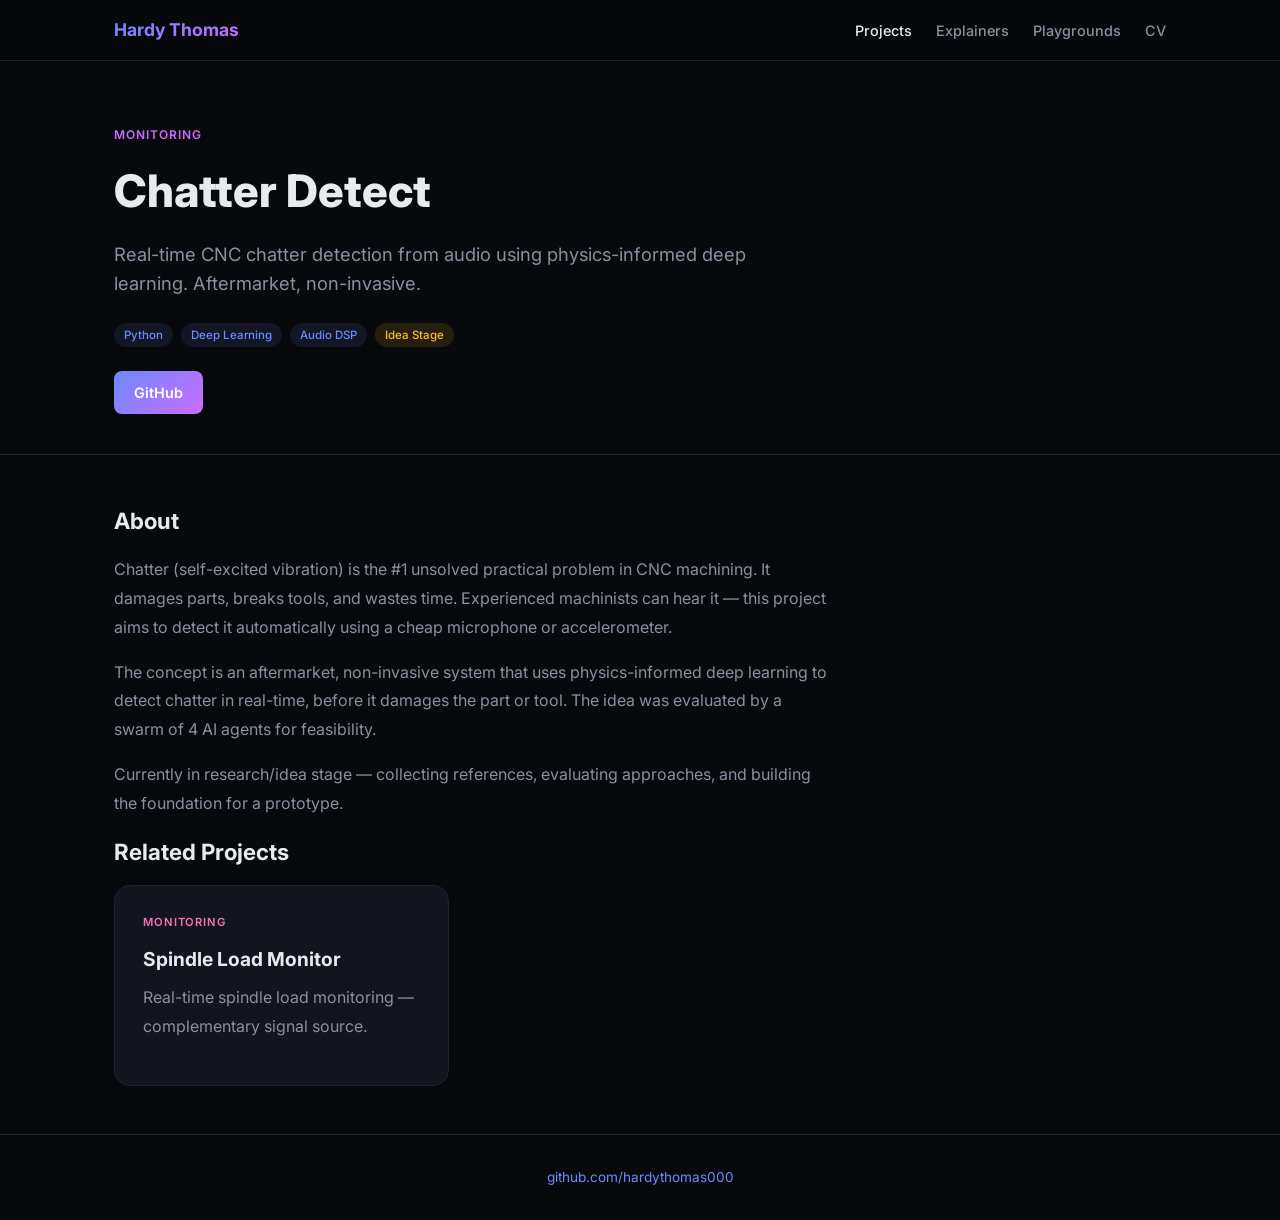
<file: projects/chatter-detect/index.html>
<!DOCTYPE html>
<html lang="en">
<head>
  <meta charset="UTF-8">
  <meta name="viewport" content="width=device-width, initial-scale=1.0">
  <title>Chatter Detect — Hardy Thomas</title>
  <meta name="description" content="Real-time CNC chatter detection from audio using physics-informed deep learning.">
  <link rel="icon" href="data:image/svg+xml,<svg xmlns='http://www.w3.org/2000/svg' viewBox='0 0 100 100'><text y='.9em' font-size='90'>⚙</text></svg>">
  <link rel="preconnect" href="https://fonts.googleapis.com">
  <link rel="preconnect" href="https://fonts.gstatic.com" crossorigin>
  <link href="https://fonts.googleapis.com/css2?family=Inter:wght@400;500;600;700;800&display=swap" rel="stylesheet">
  <link rel="stylesheet" href="/shared/style.css">
</head>
<body>

<nav class="nav">
  <div class="container">
    <a href="/" class="nav-brand">Hardy Thomas</a>
    <div class="nav-links">
      <a href="/projects/" class="active">Projects</a>
      <a href="/explainers/">Explainers</a>
      <a href="/playgrounds/">Playgrounds</a>
      <a href="/cv/">CV</a>
    </div>
  </div>
</nav>

<section class="project-hero">
  <div class="container">
    <span class="badge">Monitoring</span>
    <h1>Chatter Detect</h1>
    <p class="one-liner">Real-time CNC chatter detection from audio using physics-informed deep learning. Aftermarket, non-invasive.</p>
    <div class="tech-stack">
      <span class="tag">Python</span>
      <span class="tag">Deep Learning</span>
      <span class="tag">Audio DSP</span>
      <span class="tag status-idea">Idea Stage</span>
    </div>
    <div class="project-links">
      <a href="https://github.com/hardythomas000/chatter-detect" target="_blank" class="btn btn-primary">GitHub</a>
    </div>
  </div>
</section>

<section class="project-content">
  <div class="container">
    <h2>About</h2>
    <p>Chatter (self-excited vibration) is the #1 unsolved practical problem in CNC machining. It damages parts, breaks tools, and wastes time. Experienced machinists can hear it — this project aims to detect it automatically using a cheap microphone or accelerometer.</p>
    <p>The concept is an aftermarket, non-invasive system that uses physics-informed deep learning to detect chatter in real-time, before it damages the part or tool. The idea was evaluated by a swarm of 4 AI agents for feasibility.</p>
    <p>Currently in research/idea stage — collecting references, evaluating approaches, and building the foundation for a prototype.</p>

    <h2>Related Projects</h2>
    <div class="card-grid" style="margin-top: 16px;">
      <a href="/projects/spindle-monitor/" class="card" style="--card-accent: #f472b6;">
        <span class="card-badge">Monitoring</span>
        <h3>Spindle Load Monitor</h3>
        <p>Real-time spindle load monitoring — complementary signal source.</p>
      </a>
    </div>
  </div>
</section>

<footer class="footer">
  <div class="container">
    <a href="https://github.com/hardythomas000" target="_blank" rel="noopener">github.com/hardythomas000</a>
  </div>
</footer>

</body>
</html>
</file>
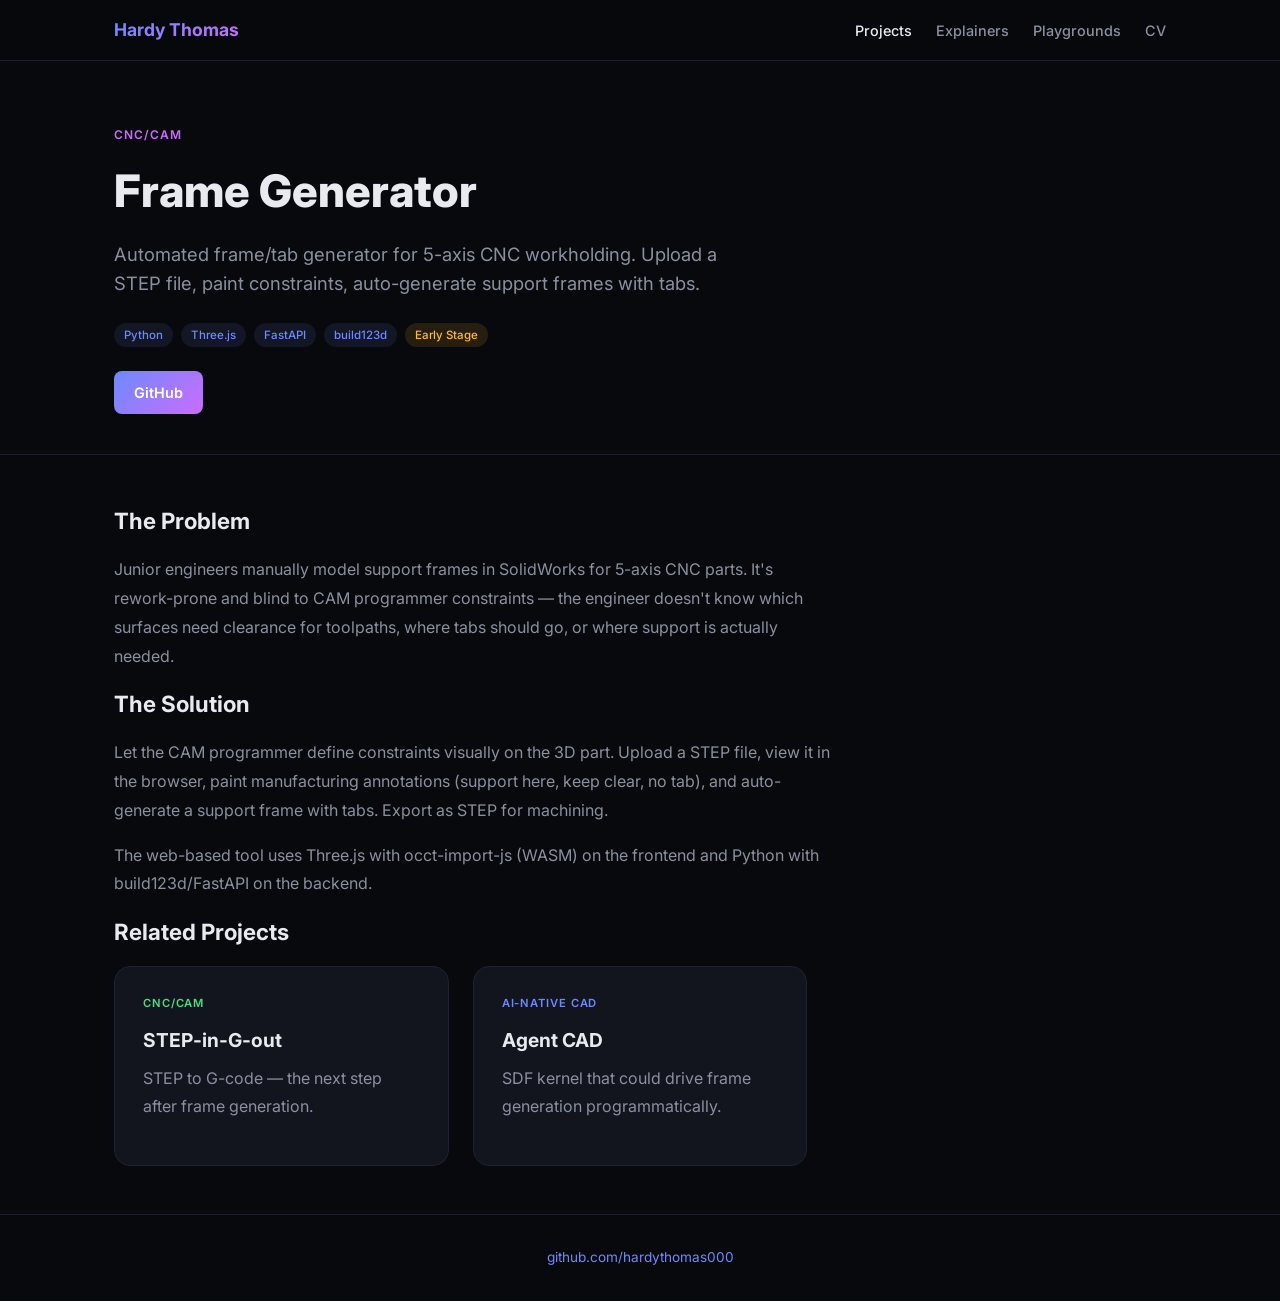
<file: projects/frame-gen/index.html>
<!DOCTYPE html>
<html lang="en">
<head>
  <meta charset="UTF-8">
  <meta name="viewport" content="width=device-width, initial-scale=1.0">
  <title>Frame Generator — Hardy Thomas</title>
  <meta name="description" content="Automated frame/tab generator for 5-axis CNC workholding.">
  <link rel="icon" href="data:image/svg+xml,<svg xmlns='http://www.w3.org/2000/svg' viewBox='0 0 100 100'><text y='.9em' font-size='90'>⚙</text></svg>">
  <link rel="preconnect" href="https://fonts.googleapis.com">
  <link rel="preconnect" href="https://fonts.gstatic.com" crossorigin>
  <link href="https://fonts.googleapis.com/css2?family=Inter:wght@400;500;600;700;800&display=swap" rel="stylesheet">
  <link rel="stylesheet" href="/shared/style.css">
</head>
<body>

<nav class="nav">
  <div class="container">
    <a href="/" class="nav-brand">Hardy Thomas</a>
    <div class="nav-links">
      <a href="/projects/" class="active">Projects</a>
      <a href="/explainers/">Explainers</a>
      <a href="/playgrounds/">Playgrounds</a>
      <a href="/cv/">CV</a>
    </div>
  </div>
</nav>

<section class="project-hero">
  <div class="container">
    <span class="badge">CNC/CAM</span>
    <h1>Frame Generator</h1>
    <p class="one-liner">Automated frame/tab generator for 5-axis CNC workholding. Upload a STEP file, paint constraints, auto-generate support frames with tabs.</p>
    <div class="tech-stack">
      <span class="tag">Python</span>
      <span class="tag">Three.js</span>
      <span class="tag">FastAPI</span>
      <span class="tag">build123d</span>
      <span class="tag status-idea">Early Stage</span>
    </div>
    <div class="project-links">
      <a href="https://github.com/hardythomas000/frame-generator" target="_blank" class="btn btn-primary">GitHub</a>
    </div>
  </div>
</section>

<section class="project-content">
  <div class="container">
    <h2>The Problem</h2>
    <p>Junior engineers manually model support frames in SolidWorks for 5-axis CNC parts. It's rework-prone and blind to CAM programmer constraints — the engineer doesn't know which surfaces need clearance for toolpaths, where tabs should go, or where support is actually needed.</p>

    <h2>The Solution</h2>
    <p>Let the CAM programmer define constraints visually on the 3D part. Upload a STEP file, view it in the browser, paint manufacturing annotations (support here, keep clear, no tab), and auto-generate a support frame with tabs. Export as STEP for machining.</p>
    <p>The web-based tool uses Three.js with occt-import-js (WASM) on the frontend and Python with build123d/FastAPI on the backend.</p>

    <h2>Related Projects</h2>
    <div class="card-grid" style="margin-top: 16px;">
      <a href="/projects/step-in-g-out/" class="card" style="--card-accent: #4ade80;">
        <span class="card-badge">CNC/CAM</span>
        <h3>STEP-in-G-out</h3>
        <p>STEP to G-code — the next step after frame generation.</p>
      </a>
      <a href="/projects/agent-cad/" class="card" style="--card-accent: #6c8aff;">
        <span class="card-badge">AI-Native CAD</span>
        <h3>Agent CAD</h3>
        <p>SDF kernel that could drive frame generation programmatically.</p>
      </a>
    </div>
  </div>
</section>

<footer class="footer">
  <div class="container">
    <a href="https://github.com/hardythomas000" target="_blank" rel="noopener">github.com/hardythomas000</a>
  </div>
</footer>

</body>
</html>
</file>
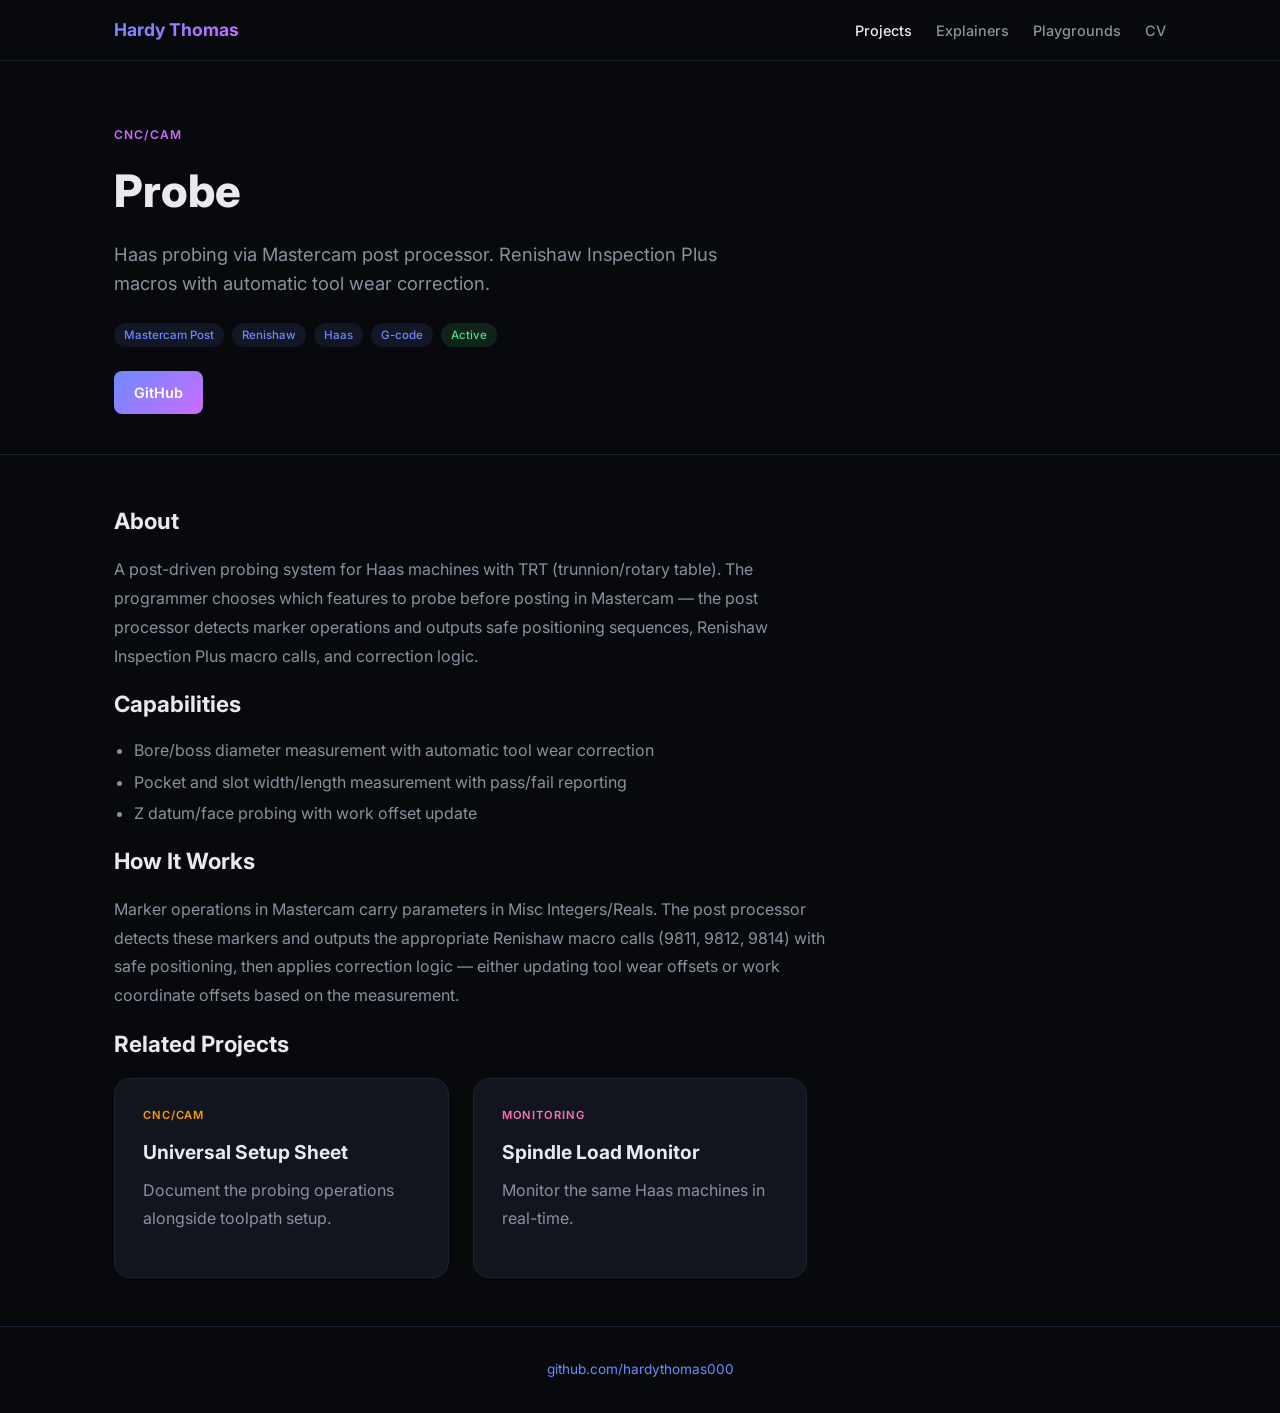
<file: projects/probe/index.html>
<!DOCTYPE html>
<html lang="en">
<head>
  <meta charset="UTF-8">
  <meta name="viewport" content="width=device-width, initial-scale=1.0">
  <title>Probe — Hardy Thomas</title>
  <meta name="description" content="Haas probing via Mastercam post processor with Renishaw Inspection Plus macros.">
  <link rel="icon" href="data:image/svg+xml,<svg xmlns='http://www.w3.org/2000/svg' viewBox='0 0 100 100'><text y='.9em' font-size='90'>⚙</text></svg>">
  <link rel="preconnect" href="https://fonts.googleapis.com">
  <link rel="preconnect" href="https://fonts.gstatic.com" crossorigin>
  <link href="https://fonts.googleapis.com/css2?family=Inter:wght@400;500;600;700;800&display=swap" rel="stylesheet">
  <link rel="stylesheet" href="/shared/style.css">
</head>
<body>

<nav class="nav">
  <div class="container">
    <a href="/" class="nav-brand">Hardy Thomas</a>
    <div class="nav-links">
      <a href="/projects/" class="active">Projects</a>
      <a href="/explainers/">Explainers</a>
      <a href="/playgrounds/">Playgrounds</a>
      <a href="/cv/">CV</a>
    </div>
  </div>
</nav>

<section class="project-hero">
  <div class="container">
    <span class="badge">CNC/CAM</span>
    <h1>Probe</h1>
    <p class="one-liner">Haas probing via Mastercam post processor. Renishaw Inspection Plus macros with automatic tool wear correction.</p>
    <div class="tech-stack">
      <span class="tag">Mastercam Post</span>
      <span class="tag">Renishaw</span>
      <span class="tag">Haas</span>
      <span class="tag">G-code</span>
      <span class="tag status">Active</span>
    </div>
    <div class="project-links">
      <a href="https://github.com/hardythomas000/probe" target="_blank" class="btn btn-primary">GitHub</a>
    </div>
  </div>
</section>

<section class="project-content">
  <div class="container">
    <h2>About</h2>
    <p>A post-driven probing system for Haas machines with TRT (trunnion/rotary table). The programmer chooses which features to probe before posting in Mastercam — the post processor detects marker operations and outputs safe positioning sequences, Renishaw Inspection Plus macro calls, and correction logic.</p>

    <h2>Capabilities</h2>
    <ul>
      <li>Bore/boss diameter measurement with automatic tool wear correction</li>
      <li>Pocket and slot width/length measurement with pass/fail reporting</li>
      <li>Z datum/face probing with work offset update</li>
    </ul>

    <h2>How It Works</h2>
    <p>Marker operations in Mastercam carry parameters in Misc Integers/Reals. The post processor detects these markers and outputs the appropriate Renishaw macro calls (9811, 9812, 9814) with safe positioning, then applies correction logic — either updating tool wear offsets or work coordinate offsets based on the measurement.</p>

    <h2>Related Projects</h2>
    <div class="card-grid" style="margin-top: 16px;">
      <a href="/projects/setup-sheet/" class="card" style="--card-accent: #f59e0b;">
        <span class="card-badge">CNC/CAM</span>
        <h3>Universal Setup Sheet</h3>
        <p>Document the probing operations alongside toolpath setup.</p>
      </a>
      <a href="/projects/spindle-monitor/" class="card" style="--card-accent: #f472b6;">
        <span class="card-badge">Monitoring</span>
        <h3>Spindle Load Monitor</h3>
        <p>Monitor the same Haas machines in real-time.</p>
      </a>
    </div>
  </div>
</section>

<footer class="footer">
  <div class="container">
    <a href="https://github.com/hardythomas000" target="_blank" rel="noopener">github.com/hardythomas000</a>
  </div>
</footer>

</body>
</html>
</file>
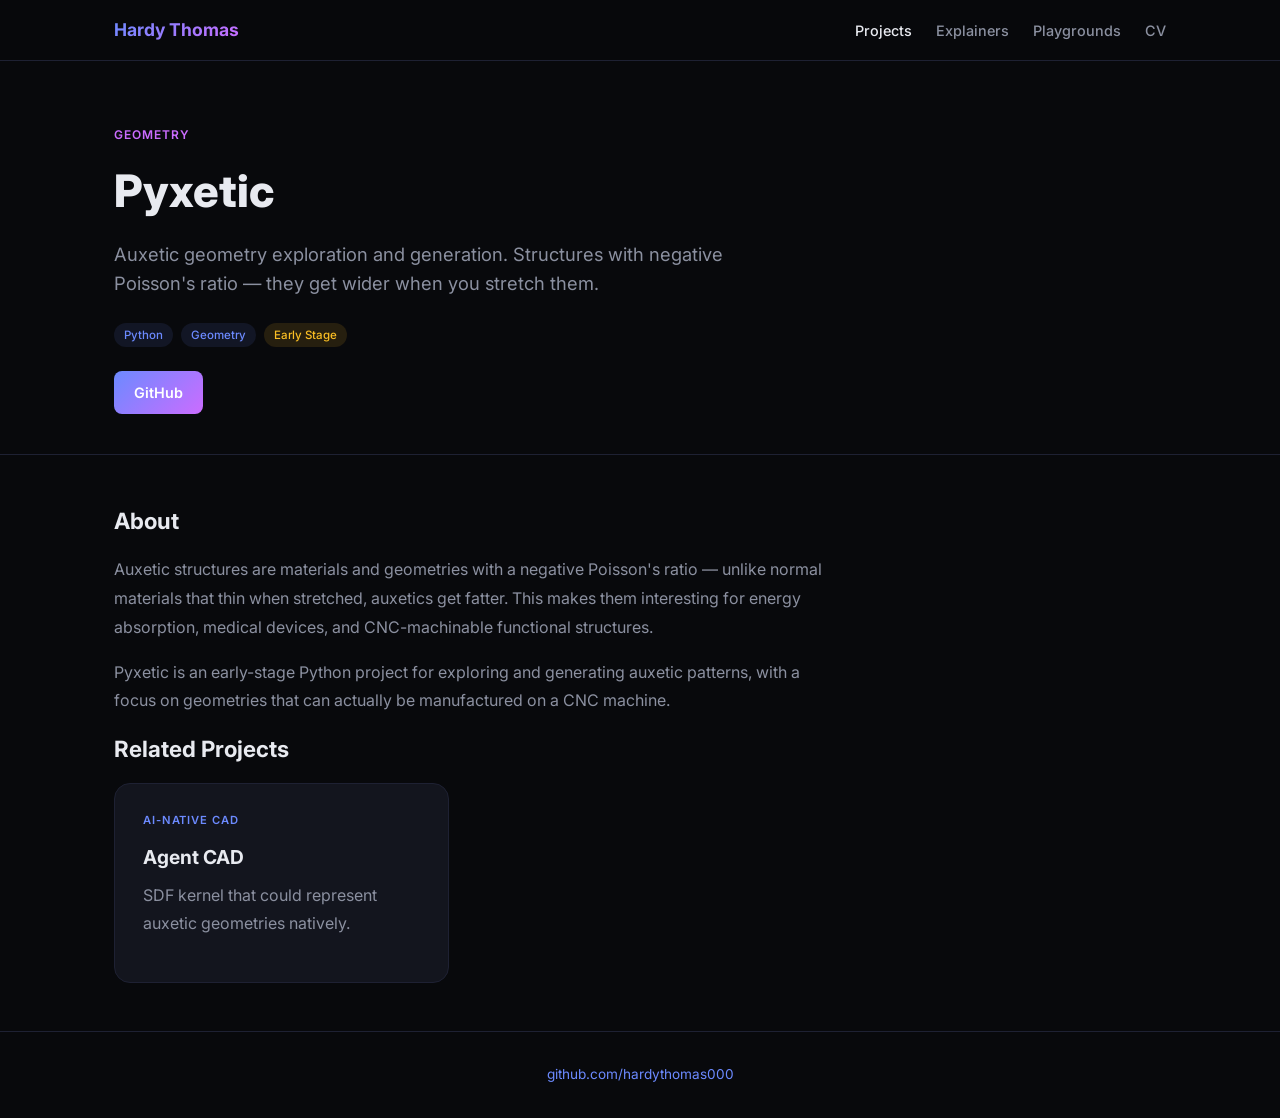
<file: projects/pyxetic/index.html>
<!DOCTYPE html>
<html lang="en">
<head>
  <meta charset="UTF-8">
  <meta name="viewport" content="width=device-width, initial-scale=1.0">
  <title>Pyxetic — Hardy Thomas</title>
  <meta name="description" content="Auxetic geometry exploration and generation in Python.">
  <link rel="icon" href="data:image/svg+xml,<svg xmlns='http://www.w3.org/2000/svg' viewBox='0 0 100 100'><text y='.9em' font-size='90'>⚙</text></svg>">
  <link rel="preconnect" href="https://fonts.googleapis.com">
  <link rel="preconnect" href="https://fonts.gstatic.com" crossorigin>
  <link href="https://fonts.googleapis.com/css2?family=Inter:wght@400;500;600;700;800&display=swap" rel="stylesheet">
  <link rel="stylesheet" href="/shared/style.css">
</head>
<body>

<nav class="nav">
  <div class="container">
    <a href="/" class="nav-brand">Hardy Thomas</a>
    <div class="nav-links">
      <a href="/projects/" class="active">Projects</a>
      <a href="/explainers/">Explainers</a>
      <a href="/playgrounds/">Playgrounds</a>
      <a href="/cv/">CV</a>
    </div>
  </div>
</nav>

<section class="project-hero">
  <div class="container">
    <span class="badge">Geometry</span>
    <h1>Pyxetic</h1>
    <p class="one-liner">Auxetic geometry exploration and generation. Structures with negative Poisson's ratio — they get wider when you stretch them.</p>
    <div class="tech-stack">
      <span class="tag">Python</span>
      <span class="tag">Geometry</span>
      <span class="tag status-idea">Early Stage</span>
    </div>
    <div class="project-links">
      <a href="https://github.com/hardythomas000/pyxetic" target="_blank" class="btn btn-primary">GitHub</a>
    </div>
  </div>
</section>

<section class="project-content">
  <div class="container">
    <h2>About</h2>
    <p>Auxetic structures are materials and geometries with a negative Poisson's ratio — unlike normal materials that thin when stretched, auxetics get fatter. This makes them interesting for energy absorption, medical devices, and CNC-machinable functional structures.</p>
    <p>Pyxetic is an early-stage Python project for exploring and generating auxetic patterns, with a focus on geometries that can actually be manufactured on a CNC machine.</p>

    <h2>Related Projects</h2>
    <div class="card-grid" style="margin-top: 16px;">
      <a href="/projects/agent-cad/" class="card" style="--card-accent: #6c8aff;">
        <span class="card-badge">AI-Native CAD</span>
        <h3>Agent CAD</h3>
        <p>SDF kernel that could represent auxetic geometries natively.</p>
      </a>
    </div>
  </div>
</section>

<footer class="footer">
  <div class="container">
    <a href="https://github.com/hardythomas000" target="_blank" rel="noopener">github.com/hardythomas000</a>
  </div>
</footer>

</body>
</html>
</file>
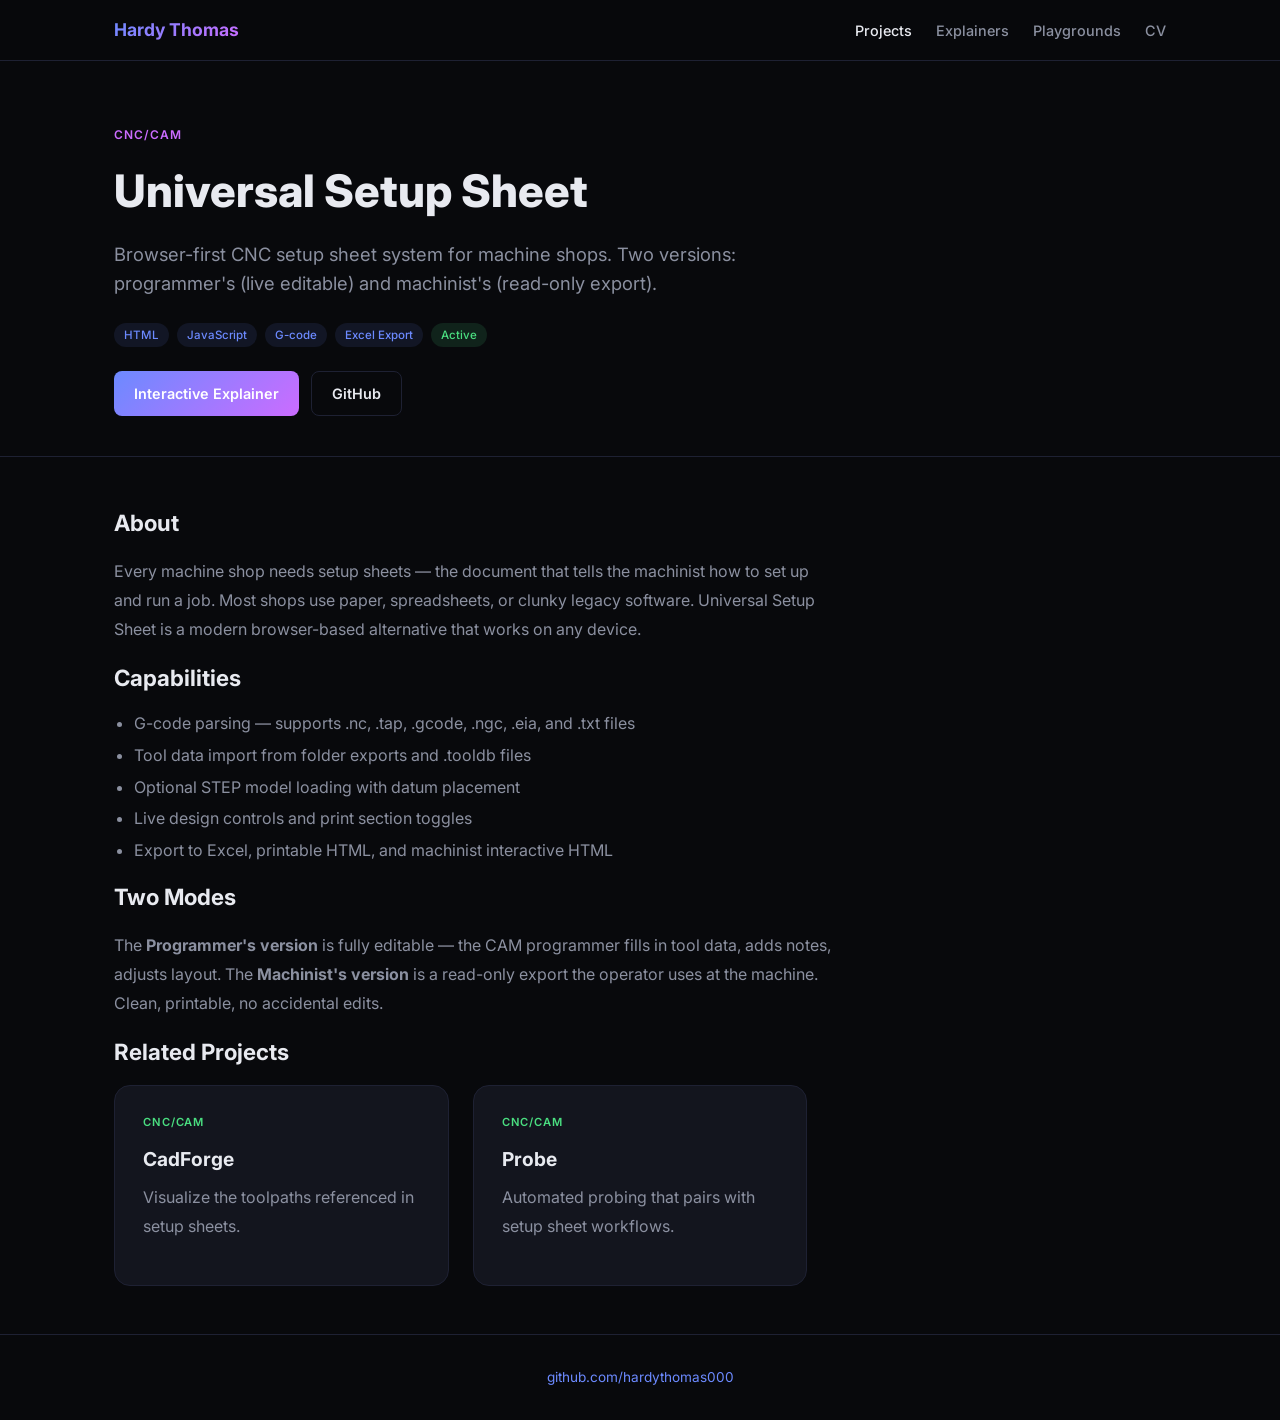
<file: projects/setup-sheet/index.html>
<!DOCTYPE html>
<html lang="en">
<head>
  <meta charset="UTF-8">
  <meta name="viewport" content="width=device-width, initial-scale=1.0">
  <title>Universal Setup Sheet — Hardy Thomas</title>
  <meta name="description" content="Browser-first CNC setup sheet system for machine shops. G-code parsing, tool data import, STEP model loading.">
  <link rel="icon" href="data:image/svg+xml,<svg xmlns='http://www.w3.org/2000/svg' viewBox='0 0 100 100'><text y='.9em' font-size='90'>⚙</text></svg>">
  <link rel="preconnect" href="https://fonts.googleapis.com">
  <link rel="preconnect" href="https://fonts.gstatic.com" crossorigin>
  <link href="https://fonts.googleapis.com/css2?family=Inter:wght@400;500;600;700;800&display=swap" rel="stylesheet">
  <link rel="stylesheet" href="/shared/style.css">
</head>
<body>

<nav class="nav">
  <div class="container">
    <a href="/" class="nav-brand">Hardy Thomas</a>
    <div class="nav-links">
      <a href="/projects/" class="active">Projects</a>
      <a href="/explainers/">Explainers</a>
      <a href="/playgrounds/">Playgrounds</a>
      <a href="/cv/">CV</a>
    </div>
  </div>
</nav>

<section class="project-hero">
  <div class="container">
    <span class="badge">CNC/CAM</span>
    <h1>Universal Setup Sheet</h1>
    <p class="one-liner">Browser-first CNC setup sheet system for machine shops. Two versions: programmer's (live editable) and machinist's (read-only export).</p>
    <div class="tech-stack">
      <span class="tag">HTML</span>
      <span class="tag">JavaScript</span>
      <span class="tag">G-code</span>
      <span class="tag">Excel Export</span>
      <span class="tag status">Active</span>
    </div>
    <div class="project-links">
      <a href="/explainers/universal-setup-sheet/" class="btn btn-primary">Interactive Explainer</a>
      <a href="https://github.com/hardythomas000/universal-setup-sheet" target="_blank" class="btn btn-outline">GitHub</a>
    </div>
  </div>
</section>

<section class="project-content">
  <div class="container">
    <h2>About</h2>
    <p>Every machine shop needs setup sheets — the document that tells the machinist how to set up and run a job. Most shops use paper, spreadsheets, or clunky legacy software. Universal Setup Sheet is a modern browser-based alternative that works on any device.</p>

    <h2>Capabilities</h2>
    <ul>
      <li>G-code parsing — supports .nc, .tap, .gcode, .ngc, .eia, and .txt files</li>
      <li>Tool data import from folder exports and .tooldb files</li>
      <li>Optional STEP model loading with datum placement</li>
      <li>Live design controls and print section toggles</li>
      <li>Export to Excel, printable HTML, and machinist interactive HTML</li>
    </ul>

    <h2>Two Modes</h2>
    <p>The <strong>Programmer's version</strong> is fully editable — the CAM programmer fills in tool data, adds notes, adjusts layout. The <strong>Machinist's version</strong> is a read-only export the operator uses at the machine. Clean, printable, no accidental edits.</p>

    <h2>Related Projects</h2>
    <div class="card-grid" style="margin-top: 16px;">
      <a href="/projects/cadforge/" class="card" style="--card-accent: #4ade80;">
        <span class="card-badge">CNC/CAM</span>
        <h3>CadForge</h3>
        <p>Visualize the toolpaths referenced in setup sheets.</p>
      </a>
      <a href="/projects/probe/" class="card" style="--card-accent: #4ade80;">
        <span class="card-badge">CNC/CAM</span>
        <h3>Probe</h3>
        <p>Automated probing that pairs with setup sheet workflows.</p>
      </a>
    </div>
  </div>
</section>

<footer class="footer">
  <div class="container">
    <a href="https://github.com/hardythomas000" target="_blank" rel="noopener">github.com/hardythomas000</a>
  </div>
</footer>

</body>
</html>
</file>
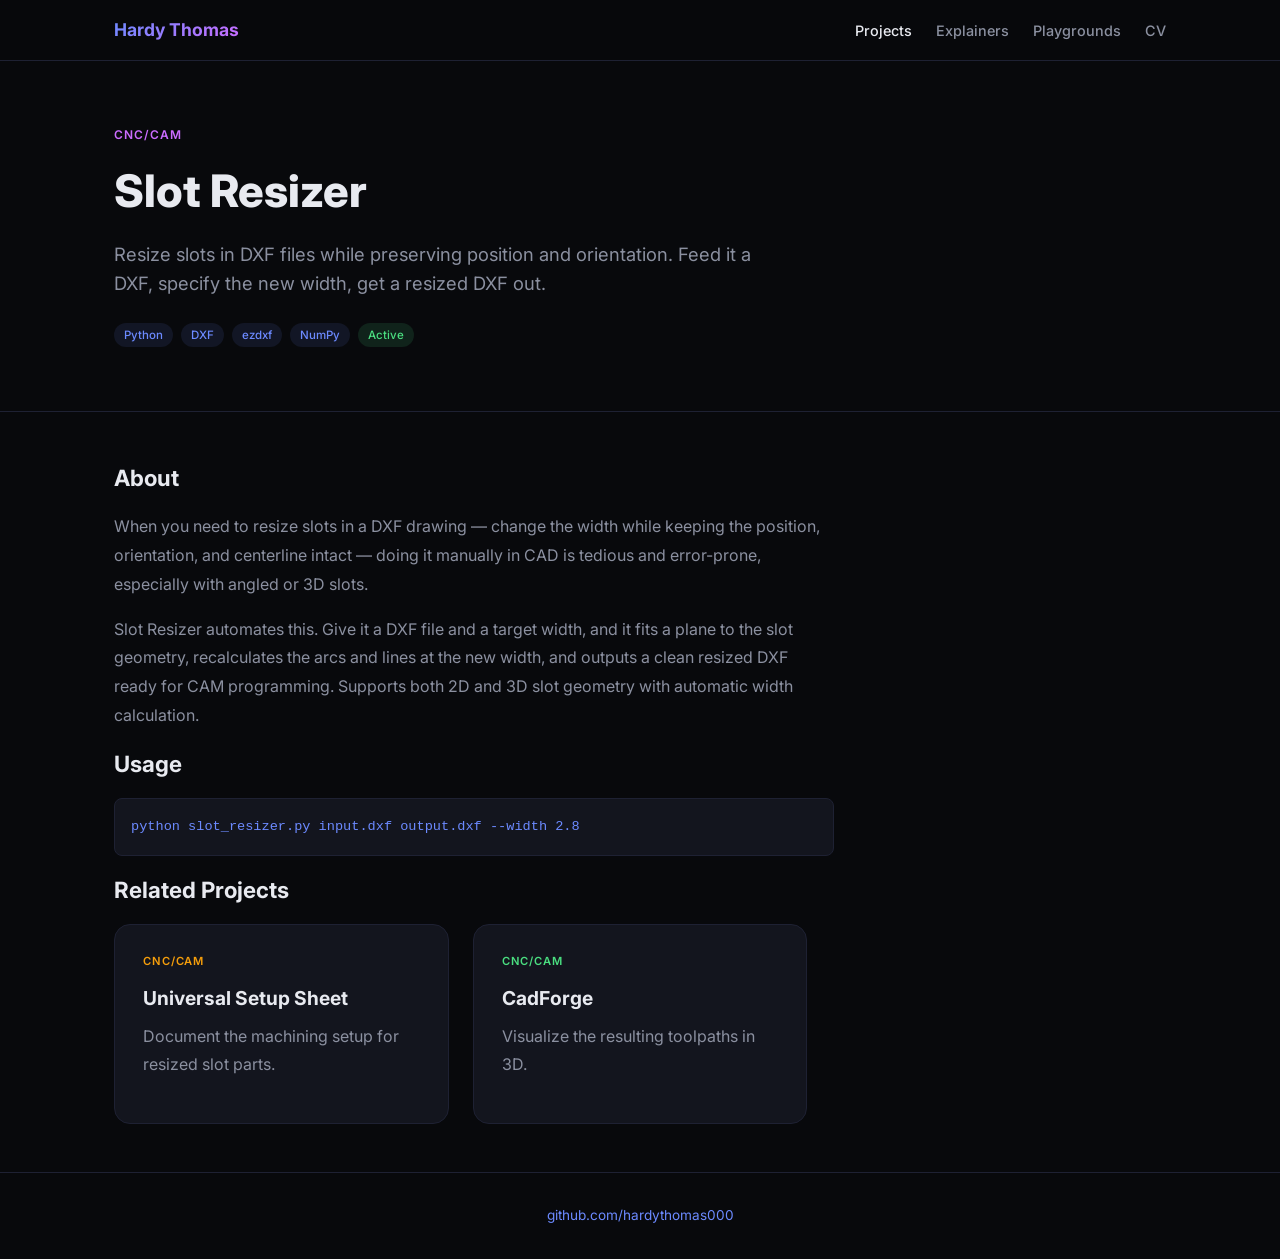
<file: projects/slot-resizer/index.html>
<!DOCTYPE html>
<html lang="en">
<head>
  <meta charset="UTF-8">
  <meta name="viewport" content="width=device-width, initial-scale=1.0">
  <title>Slot Resizer — Hardy Thomas</title>
  <meta name="description" content="Resize slots in DXF files while preserving position and orientation. Python tool for CNC machining workflows.">
  <link rel="icon" href="data:image/svg+xml,<svg xmlns='http://www.w3.org/2000/svg' viewBox='0 0 100 100'><text y='.9em' font-size='90'>⚙</text></svg>">
  <link rel="preconnect" href="https://fonts.googleapis.com">
  <link rel="preconnect" href="https://fonts.gstatic.com" crossorigin>
  <link href="https://fonts.googleapis.com/css2?family=Inter:wght@400;500;600;700;800&display=swap" rel="stylesheet">
  <link rel="stylesheet" href="/shared/style.css">
</head>
<body>

<nav class="nav">
  <div class="container">
    <a href="/" class="nav-brand">Hardy Thomas</a>
    <div class="nav-links">
      <a href="/projects/" class="active">Projects</a>
      <a href="/explainers/">Explainers</a>
      <a href="/playgrounds/">Playgrounds</a>
      <a href="/cv/">CV</a>
    </div>
  </div>
</nav>

<section class="project-hero">
  <div class="container">
    <span class="badge">CNC/CAM</span>
    <h1>Slot Resizer</h1>
    <p class="one-liner">Resize slots in DXF files while preserving position and orientation. Feed it a DXF, specify the new width, get a resized DXF out.</p>
    <div class="tech-stack">
      <span class="tag">Python</span>
      <span class="tag">DXF</span>
      <span class="tag">ezdxf</span>
      <span class="tag">NumPy</span>
      <span class="tag status">Active</span>
    </div>
  </div>
</section>

<section class="project-content">
  <div class="container">
    <h2>About</h2>
    <p>When you need to resize slots in a DXF drawing — change the width while keeping the position, orientation, and centerline intact — doing it manually in CAD is tedious and error-prone, especially with angled or 3D slots.</p>
    <p>Slot Resizer automates this. Give it a DXF file and a target width, and it fits a plane to the slot geometry, recalculates the arcs and lines at the new width, and outputs a clean resized DXF ready for CAM programming. Supports both 2D and 3D slot geometry with automatic width calculation.</p>

    <h2>Usage</h2>
    <p style="font-family:'JetBrains Mono',monospace;font-size:0.85rem;background:var(--surface);padding:16px;border-radius:var(--radius-sm);border:1px solid var(--border);color:var(--accent-1);">
      python slot_resizer.py input.dxf output.dxf --width 2.8
    </p>

    <h2>Related Projects</h2>
    <div class="card-grid" style="margin-top: 16px;">
      <a href="/projects/setup-sheet/" class="card" style="--card-accent: #f59e0b;">
        <span class="card-badge">CNC/CAM</span>
        <h3>Universal Setup Sheet</h3>
        <p>Document the machining setup for resized slot parts.</p>
      </a>
      <a href="/projects/cadforge/" class="card" style="--card-accent: #4ade80;">
        <span class="card-badge">CNC/CAM</span>
        <h3>CadForge</h3>
        <p>Visualize the resulting toolpaths in 3D.</p>
      </a>
    </div>
  </div>
</section>

<footer class="footer">
  <div class="container">
    <a href="https://github.com/hardythomas000" target="_blank" rel="noopener">github.com/hardythomas000</a>
  </div>
</footer>

</body>
</html>
</file>
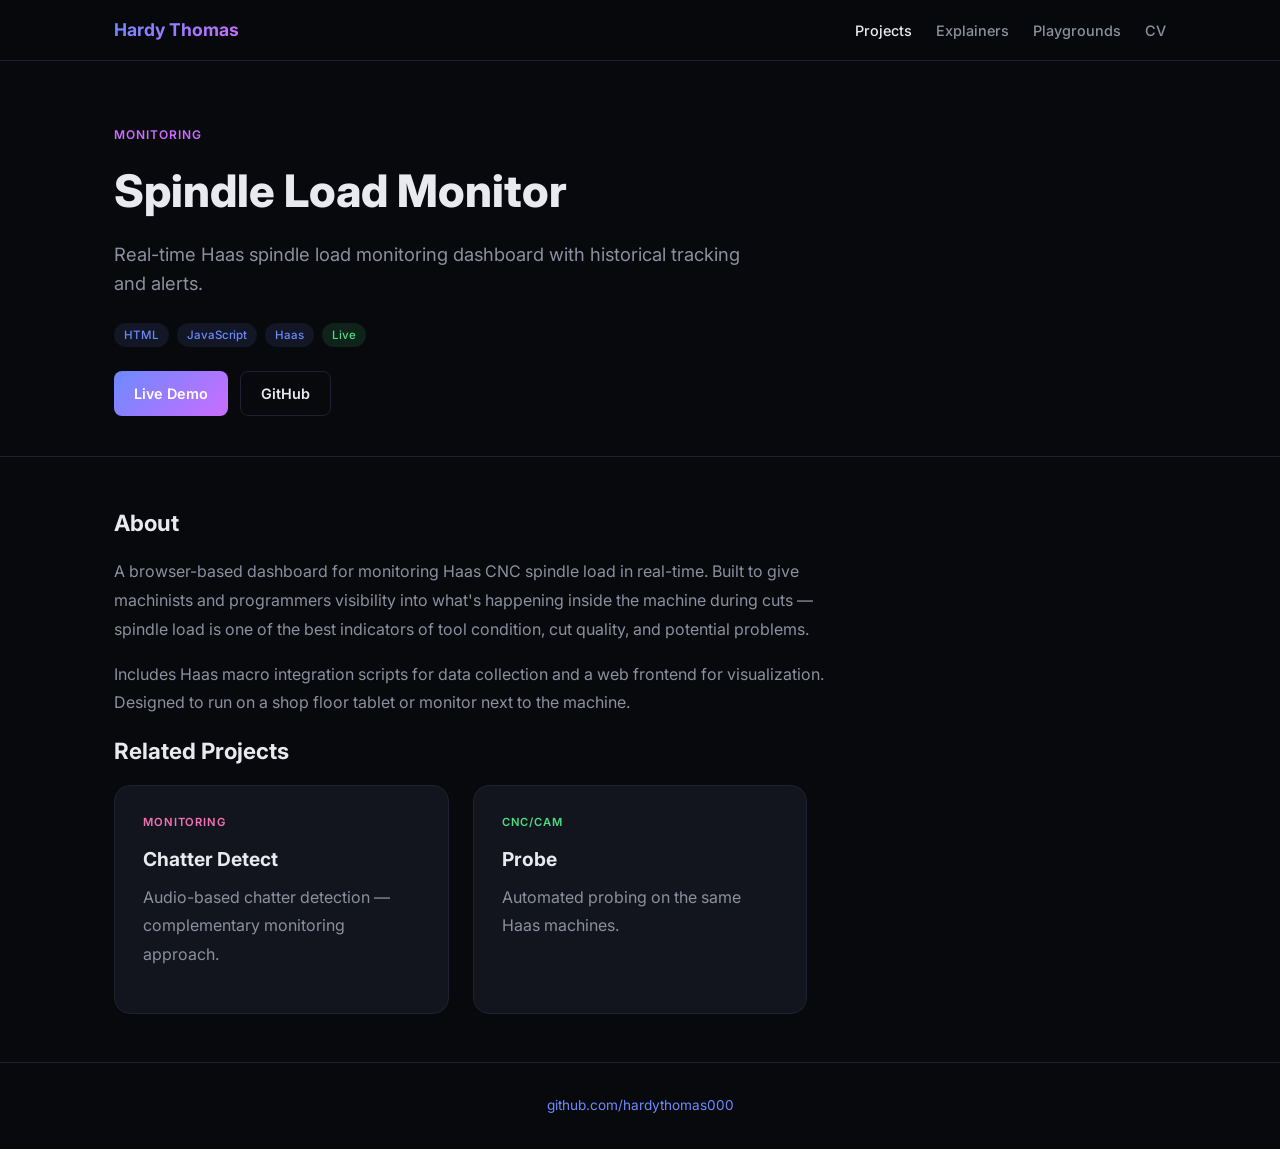
<file: projects/spindle-monitor/index.html>
<!DOCTYPE html>
<html lang="en">
<head>
  <meta charset="UTF-8">
  <meta name="viewport" content="width=device-width, initial-scale=1.0">
  <title>Spindle Load Monitor — Hardy Thomas</title>
  <meta name="description" content="Real-time Haas spindle load monitoring dashboard.">
  <link rel="icon" href="data:image/svg+xml,<svg xmlns='http://www.w3.org/2000/svg' viewBox='0 0 100 100'><text y='.9em' font-size='90'>⚙</text></svg>">
  <link rel="preconnect" href="https://fonts.googleapis.com">
  <link rel="preconnect" href="https://fonts.gstatic.com" crossorigin>
  <link href="https://fonts.googleapis.com/css2?family=Inter:wght@400;500;600;700;800&display=swap" rel="stylesheet">
  <link rel="stylesheet" href="/shared/style.css">
</head>
<body>

<nav class="nav">
  <div class="container">
    <a href="/" class="nav-brand">Hardy Thomas</a>
    <div class="nav-links">
      <a href="/projects/" class="active">Projects</a>
      <a href="/explainers/">Explainers</a>
      <a href="/playgrounds/">Playgrounds</a>
      <a href="/cv/">CV</a>
    </div>
  </div>
</nav>

<section class="project-hero">
  <div class="container">
    <span class="badge">Monitoring</span>
    <h1>Spindle Load Monitor</h1>
    <p class="one-liner">Real-time Haas spindle load monitoring dashboard with historical tracking and alerts.</p>
    <div class="tech-stack">
      <span class="tag">HTML</span>
      <span class="tag">JavaScript</span>
      <span class="tag">Haas</span>
      <span class="tag status">Live</span>
    </div>
    <div class="project-links">
      <a href="https://hardythomas000.github.io/Haas-spindle-load-monitor/" target="_blank" class="btn btn-primary">Live Demo</a>
      <a href="https://github.com/hardythomas000/Haas-spindle-load-monitor" target="_blank" class="btn btn-outline">GitHub</a>
    </div>
  </div>
</section>

<section class="project-content">
  <div class="container">
    <h2>About</h2>
    <p>A browser-based dashboard for monitoring Haas CNC spindle load in real-time. Built to give machinists and programmers visibility into what's happening inside the machine during cuts — spindle load is one of the best indicators of tool condition, cut quality, and potential problems.</p>
    <p>Includes Haas macro integration scripts for data collection and a web frontend for visualization. Designed to run on a shop floor tablet or monitor next to the machine.</p>

    <h2>Related Projects</h2>
    <div class="card-grid" style="margin-top: 16px;">
      <a href="/projects/chatter-detect/" class="card" style="--card-accent: #f472b6;">
        <span class="card-badge">Monitoring</span>
        <h3>Chatter Detect</h3>
        <p>Audio-based chatter detection — complementary monitoring approach.</p>
      </a>
      <a href="/projects/probe/" class="card" style="--card-accent: #4ade80;">
        <span class="card-badge">CNC/CAM</span>
        <h3>Probe</h3>
        <p>Automated probing on the same Haas machines.</p>
      </a>
    </div>
  </div>
</section>

<footer class="footer">
  <div class="container">
    <a href="https://github.com/hardythomas000" target="_blank" rel="noopener">github.com/hardythomas000</a>
  </div>
</footer>

</body>
</html>
</file>
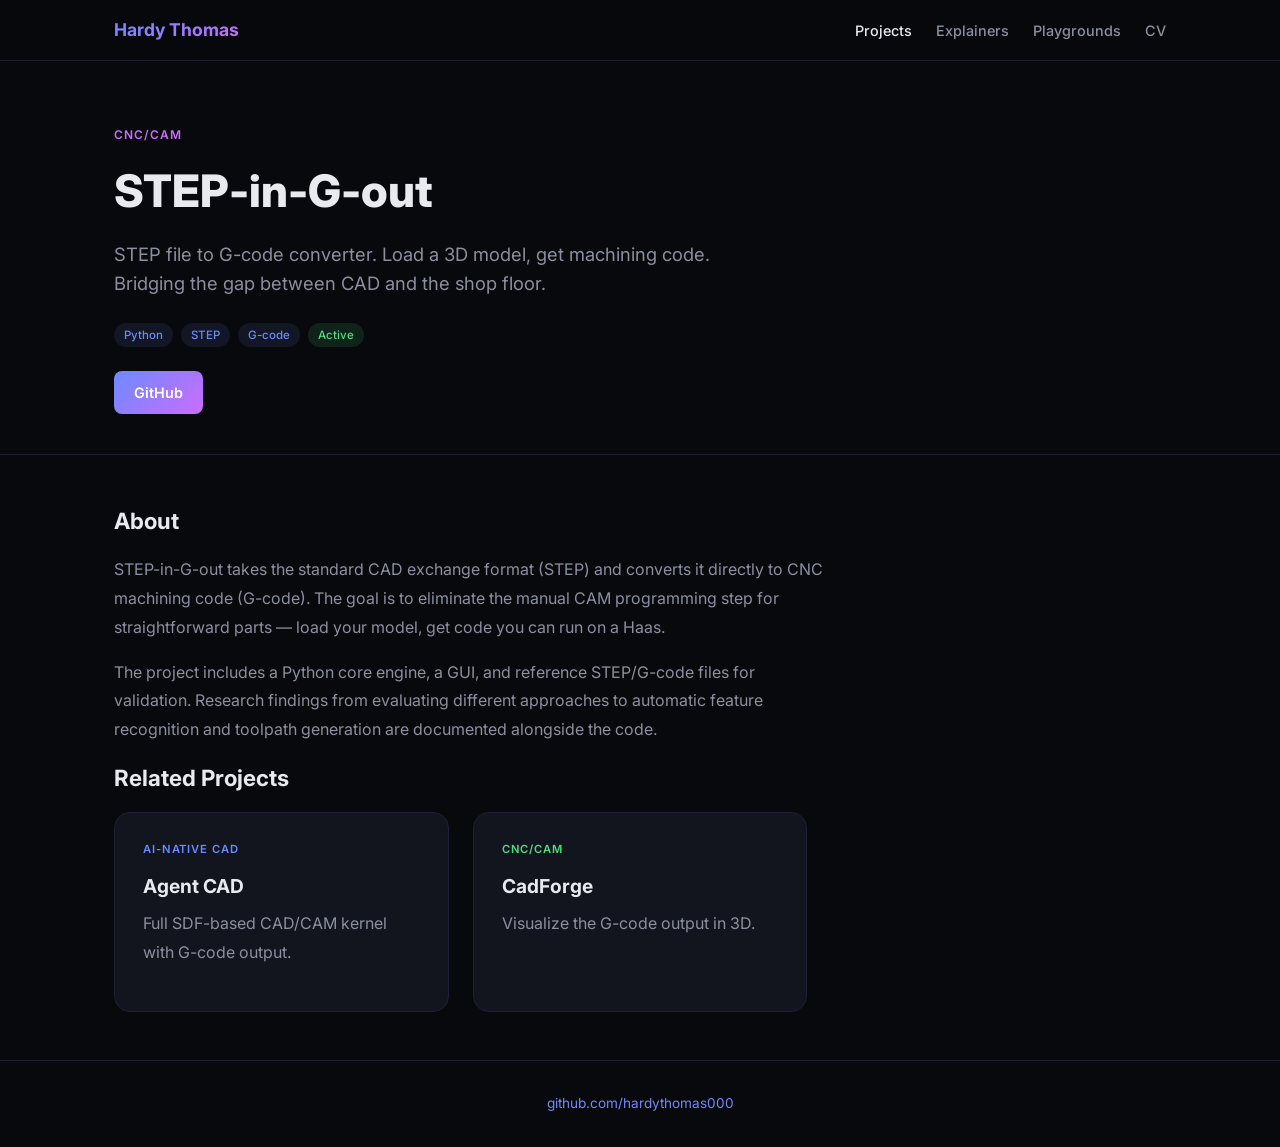
<file: projects/step-in-g-out/index.html>
<!DOCTYPE html>
<html lang="en">
<head>
  <meta charset="UTF-8">
  <meta name="viewport" content="width=device-width, initial-scale=1.0">
  <title>STEP-in-G-out — Hardy Thomas</title>
  <meta name="description" content="STEP file to G-code converter. Load a 3D model, get machining code.">
  <link rel="icon" href="data:image/svg+xml,<svg xmlns='http://www.w3.org/2000/svg' viewBox='0 0 100 100'><text y='.9em' font-size='90'>⚙</text></svg>">
  <link rel="preconnect" href="https://fonts.googleapis.com">
  <link rel="preconnect" href="https://fonts.gstatic.com" crossorigin>
  <link href="https://fonts.googleapis.com/css2?family=Inter:wght@400;500;600;700;800&display=swap" rel="stylesheet">
  <link rel="stylesheet" href="/shared/style.css">
</head>
<body>

<nav class="nav">
  <div class="container">
    <a href="/" class="nav-brand">Hardy Thomas</a>
    <div class="nav-links">
      <a href="/projects/" class="active">Projects</a>
      <a href="/explainers/">Explainers</a>
      <a href="/playgrounds/">Playgrounds</a>
      <a href="/cv/">CV</a>
    </div>
  </div>
</nav>

<section class="project-hero">
  <div class="container">
    <span class="badge">CNC/CAM</span>
    <h1>STEP-in-G-out</h1>
    <p class="one-liner">STEP file to G-code converter. Load a 3D model, get machining code. Bridging the gap between CAD and the shop floor.</p>
    <div class="tech-stack">
      <span class="tag">Python</span>
      <span class="tag">STEP</span>
      <span class="tag">G-code</span>
      <span class="tag status">Active</span>
    </div>
    <div class="project-links">
      <a href="https://github.com/hardythomas000/step-in-G-out" target="_blank" class="btn btn-primary">GitHub</a>
    </div>
  </div>
</section>

<section class="project-content">
  <div class="container">
    <h2>About</h2>
    <p>STEP-in-G-out takes the standard CAD exchange format (STEP) and converts it directly to CNC machining code (G-code). The goal is to eliminate the manual CAM programming step for straightforward parts — load your model, get code you can run on a Haas.</p>
    <p>The project includes a Python core engine, a GUI, and reference STEP/G-code files for validation. Research findings from evaluating different approaches to automatic feature recognition and toolpath generation are documented alongside the code.</p>

    <h2>Related Projects</h2>
    <div class="card-grid" style="margin-top: 16px;">
      <a href="/projects/agent-cad/" class="card" style="--card-accent: #6c8aff;">
        <span class="card-badge">AI-Native CAD</span>
        <h3>Agent CAD</h3>
        <p>Full SDF-based CAD/CAM kernel with G-code output.</p>
      </a>
      <a href="/projects/cadforge/" class="card" style="--card-accent: #4ade80;">
        <span class="card-badge">CNC/CAM</span>
        <h3>CadForge</h3>
        <p>Visualize the G-code output in 3D.</p>
      </a>
    </div>
  </div>
</section>

<footer class="footer">
  <div class="container">
    <a href="https://github.com/hardythomas000" target="_blank" rel="noopener">github.com/hardythomas000</a>
  </div>
</footer>

</body>
</html>
</file>
<file: shared/style.css>
/* Hardy Thomas Portfolio — Design System */

:root {
  --bg: #08090c;
  --surface: #13151e;
  --surface-hover: #1a1d2e;
  --border: #1e2133;
  --text: #e8eaf0;
  --text-secondary: #8b90a0;
  --accent-1: #6c8aff;
  --accent-2: #cb6cff;
  --radius: 16px;
  --radius-sm: 8px;
  --card-padding: 28px;
  --max-width: 1100px;
  --font: 'Inter', -apple-system, BlinkMacSystemFont, 'Segoe UI', sans-serif;
}

*, *::before, *::after { box-sizing: border-box; margin: 0; padding: 0; }

html { scroll-behavior: smooth; }

body {
  font-family: var(--font);
  background: var(--bg);
  color: var(--text);
  line-height: 1.6;
  -webkit-font-smoothing: antialiased;
}

a { color: var(--accent-1); text-decoration: none; transition: color 0.2s; }
a:hover { color: var(--accent-2); }

img { max-width: 100%; display: block; }

/* ─── Layout ─── */
.container { max-width: var(--max-width); margin: 0 auto; padding: 0 24px; }
.section { padding: 80px 0; }

/* ─── Nav ─── */
.nav {
  position: sticky; top: 0; z-index: 100;
  background: rgba(8, 9, 12, 0.85);
  backdrop-filter: blur(12px);
  border-bottom: 1px solid var(--border);
  padding: 16px 0;
}
.nav .container { display: flex; align-items: center; gap: 32px; }
.nav-brand {
  font-weight: 700; font-size: 1.1rem; color: var(--text);
  background: linear-gradient(135deg, var(--accent-1), var(--accent-2));
  -webkit-background-clip: text; -webkit-text-fill-color: transparent;
  background-clip: text;
}
.nav-links { display: flex; gap: 24px; margin-left: auto; }
.nav-links a {
  color: var(--text-secondary); font-size: 0.9rem; font-weight: 500;
  transition: color 0.2s;
}
.nav-links a:hover, .nav-links a.active { color: var(--text); }

/* ─── Hero ─── */
.hero { padding: 100px 0 60px; text-align: center; }
.hero h1 {
  font-size: clamp(2.5rem, 6vw, 4rem);
  font-weight: 800; line-height: 1.1; margin-bottom: 16px;
  background: linear-gradient(135deg, var(--accent-1), var(--accent-2));
  -webkit-background-clip: text; -webkit-text-fill-color: transparent;
  background-clip: text;
}
.hero .subtitle {
  font-size: clamp(1.1rem, 2.5vw, 1.4rem);
  color: var(--text-secondary); font-weight: 400; max-width: 600px; margin: 0 auto;
}

/* ─── Cards ─── */
.card-grid {
  display: grid;
  grid-template-columns: repeat(auto-fill, minmax(320px, 1fr));
  gap: 24px;
}
.card {
  background: var(--surface);
  border: 1px solid var(--border);
  border-radius: var(--radius);
  padding: var(--card-padding);
  transition: transform 0.2s, box-shadow 0.2s, border-color 0.2s;
  display: flex; flex-direction: column;
}
.card:hover {
  transform: translateY(-2px);
  border-color: color-mix(in srgb, var(--card-accent, var(--accent-1)) 40%, transparent);
  box-shadow: 0 8px 32px color-mix(in srgb, var(--card-accent, var(--accent-1)) 12%, transparent);
}
.card-badge {
  display: inline-block; font-size: 0.7rem; font-weight: 600;
  text-transform: uppercase; letter-spacing: 0.08em;
  color: var(--card-accent, var(--accent-1));
  margin-bottom: 12px;
}
.card h3 { font-size: 1.2rem; font-weight: 700; margin-bottom: 8px; color: var(--text); }
.card p { color: var(--text-secondary); font-size: 0.9rem; flex: 1; }
.card-footer {
  display: flex; align-items: center; gap: 8px; flex-wrap: wrap;
  margin-top: 16px; padding-top: 16px; border-top: 1px solid var(--border);
}

/* ─── Tags ─── */
.tag {
  display: inline-block; font-size: 0.72rem; font-weight: 500;
  padding: 3px 10px; border-radius: 99px;
  background: color-mix(in srgb, var(--accent-1) 10%, transparent);
  color: var(--accent-1);
}
.tag.status {
  background: color-mix(in srgb, #4ade80 12%, transparent);
  color: #4ade80;
}
.tag.status-idea {
  background: color-mix(in srgb, #fbbf24 12%, transparent);
  color: #fbbf24;
}

/* ─── Filter Pills ─── */
.filters { display: flex; gap: 8px; flex-wrap: wrap; margin-bottom: 32px; }
.filter-pill {
  background: var(--surface); border: 1px solid var(--border);
  color: var(--text-secondary); padding: 6px 16px;
  border-radius: 99px; font-size: 0.85rem; font-weight: 500;
  cursor: pointer; transition: all 0.2s; font-family: var(--font);
}
.filter-pill:hover { border-color: var(--accent-1); color: var(--text); }
.filter-pill.active {
  background: linear-gradient(135deg, var(--accent-1), var(--accent-2));
  color: #fff; border-color: transparent;
}

/* ─── Stats ─── */
.stats {
  display: grid; grid-template-columns: repeat(auto-fit, minmax(140px, 1fr));
  gap: 24px; text-align: center; padding: 48px 0;
}
.stat-number {
  font-size: 2.2rem; font-weight: 800;
  background: linear-gradient(135deg, var(--accent-1), var(--accent-2));
  -webkit-background-clip: text; -webkit-text-fill-color: transparent;
  background-clip: text;
}
.stat-label { font-size: 0.85rem; color: var(--text-secondary); margin-top: 4px; }

/* ─── About ─── */
.about-text { max-width: 720px; color: var(--text-secondary); font-size: 1rem; line-height: 1.8; }
.about-text p + p { margin-top: 16px; }

/* ─── Section Headers ─── */
.section-title {
  font-size: 1.6rem; font-weight: 700; margin-bottom: 8px;
}
.section-subtitle {
  color: var(--text-secondary); margin-bottom: 40px; font-size: 1rem;
}

/* ─── Project Detail ─── */
.project-hero {
  padding: 60px 0 40px;
  border-bottom: 1px solid var(--border);
}
.project-hero .badge {
  display: inline-block; font-size: 0.75rem; font-weight: 600;
  text-transform: uppercase; letter-spacing: 0.08em;
  color: var(--accent-2); margin-bottom: 12px;
}
.project-hero h1 {
  font-size: clamp(2rem, 4vw, 2.8rem); font-weight: 800; margin-bottom: 12px;
}
.project-hero .one-liner {
  font-size: 1.15rem; color: var(--text-secondary); max-width: 640px; margin-bottom: 20px;
}
.project-links { display: flex; gap: 12px; flex-wrap: wrap; }
.btn {
  display: inline-flex; align-items: center; gap: 8px;
  padding: 10px 20px; border-radius: var(--radius-sm);
  font-size: 0.9rem; font-weight: 600; transition: all 0.2s;
  font-family: var(--font); cursor: pointer; border: none;
}
.btn-primary {
  background: linear-gradient(135deg, var(--accent-1), var(--accent-2));
  color: #fff;
}
.btn-primary:hover { opacity: 0.9; color: #fff; }
.btn-outline {
  background: transparent; border: 1px solid var(--border); color: var(--text);
}
.btn-outline:hover { border-color: var(--accent-1); color: var(--accent-1); }

.tech-stack { display: flex; gap: 8px; flex-wrap: wrap; margin: 24px 0; }

.project-content { padding: 48px 0; }
.project-content h2 { font-size: 1.4rem; font-weight: 700; margin-bottom: 16px; }
.project-content p {
  color: var(--text-secondary); font-size: 1rem; line-height: 1.8;
  max-width: 720px; margin-bottom: 16px;
}
.project-content ul {
  color: var(--text-secondary); margin-left: 20px; margin-bottom: 16px;
}
.project-content li { margin-bottom: 6px; }

/* ─── Footer ─── */
.footer {
  border-top: 1px solid var(--border);
  padding: 32px 0; text-align: center;
  color: var(--text-secondary); font-size: 0.85rem;
}
.footer a { color: var(--accent-1); }

/* ─── CV Page ─── */
.cv-header { text-align: center; padding: 60px 0 32px; }
.cv-header h1 { font-size: 2.4rem; font-weight: 800; margin-bottom: 8px; }
.cv-header .role { font-size: 1.15rem; color: var(--accent-1); margin-bottom: 8px; }
.cv-header .location { color: var(--text-secondary); font-size: 0.95rem; }
.cv-actions { display: flex; justify-content: center; gap: 12px; margin-top: 20px; }

.cv-section { margin-bottom: 48px; }
.cv-section h2 {
  font-size: 1.1rem; font-weight: 700; text-transform: uppercase;
  letter-spacing: 0.06em; color: var(--accent-1);
  border-bottom: 1px solid var(--border);
  padding-bottom: 8px; margin-bottom: 20px;
}
.cv-entry { margin-bottom: 24px; }
.cv-entry h3 { font-size: 1.05rem; font-weight: 600; margin-bottom: 4px; }
.cv-entry .meta { font-size: 0.85rem; color: var(--text-secondary); margin-bottom: 8px; }
.cv-entry p, .cv-entry li { color: var(--text-secondary); font-size: 0.95rem; line-height: 1.7; }
.cv-entry ul { margin-left: 20px; }
.cv-entry li { margin-bottom: 4px; }

.skill-grid {
  display: grid; grid-template-columns: repeat(auto-fill, minmax(200px, 1fr));
  gap: 16px;
}
.skill-group h4 {
  font-size: 0.85rem; font-weight: 600; color: var(--text);
  margin-bottom: 8px;
}
.skill-group p { font-size: 0.85rem; color: var(--text-secondary); line-height: 1.6; }

/* ─── Responsive ─── */
@media (max-width: 640px) {
  .card-grid { grid-template-columns: 1fr; }
  .nav .container { gap: 16px; }
  .nav-links { gap: 16px; }
  .hero { padding: 60px 0 40px; }
  .section { padding: 48px 0; }
  .card { padding: 20px; }
  .stats { grid-template-columns: repeat(2, 1fr); }
}

/* ─── Print (for CV) ─── */
@media print {
  :root { --bg: #fff; --surface: #fff; --border: #ddd; --text: #111; --text-secondary: #555; }
  body { background: #fff; color: #111; font-size: 11pt; }
  .nav, .footer, .cv-actions, .btn { display: none !important; }
  .cv-header h1 { color: #111; -webkit-text-fill-color: #111; }
  .cv-section h2 { color: #333; }
  a { color: #333; }
  .tag { border: 1px solid #ccc; background: #f5f5f5; color: #333; }
}
</file>
